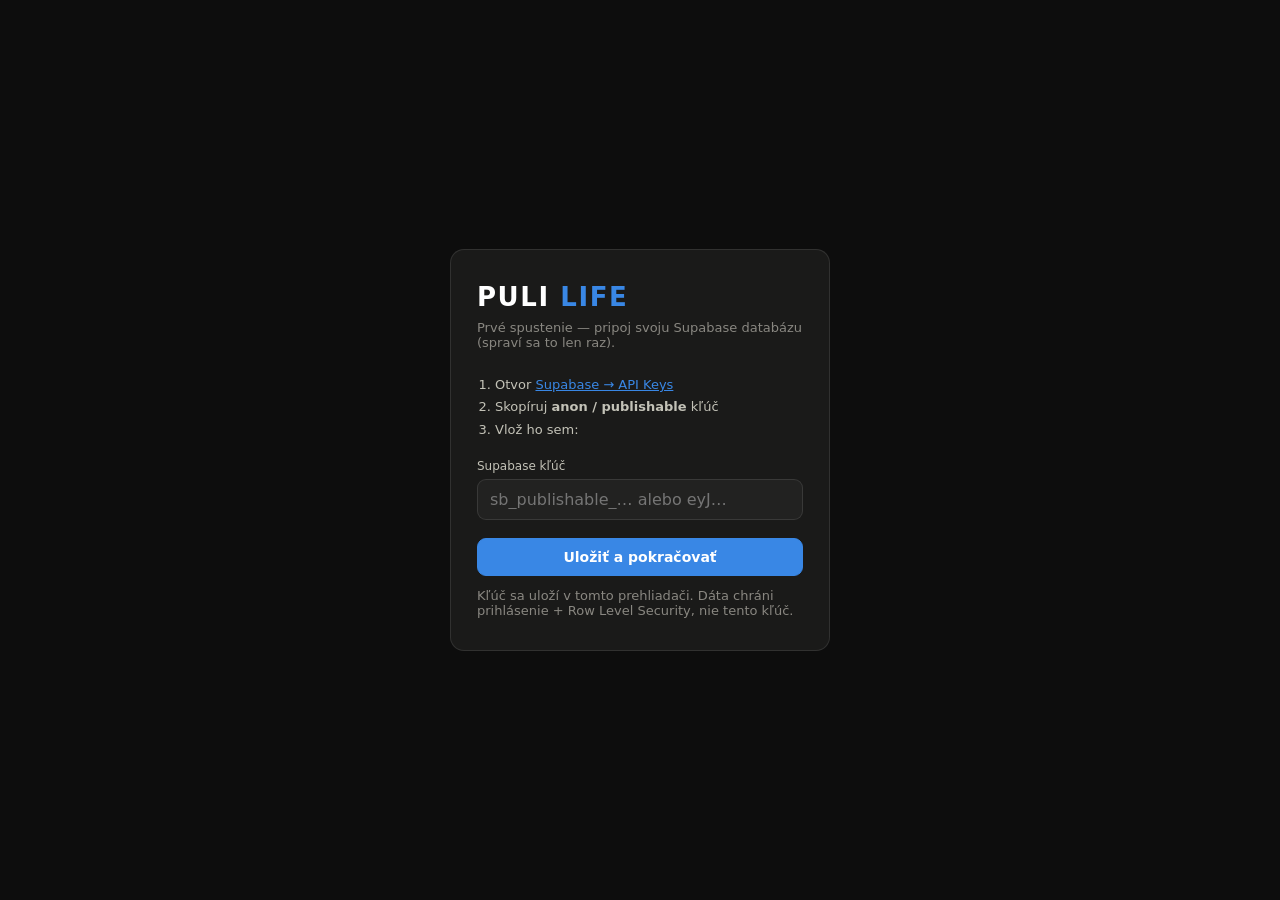
<file: index.html>
<!DOCTYPE html>
<html lang="sk">
<head>
<meta charset="UTF-8">
<meta name="viewport" content="width=device-width, initial-scale=1.0, viewport-fit=cover">
<title>PULI LIFE</title>
<link rel="manifest" href="./manifest.json">
<meta name="theme-color" content="#0d0d0d">
<meta name="mobile-web-app-capable" content="yes">
<meta name="apple-mobile-web-app-capable" content="yes">
<meta name="apple-mobile-web-app-status-bar-style" content="black-translucent">
<meta name="apple-mobile-web-app-title" content="PULI LIFE">
<link rel="apple-touch-icon" href="./icon-192.png">
<link rel="icon" type="image/png" sizes="192x192" href="./icon-192.png">
<link rel="stylesheet" href="./styles.css?v=13">
</head>
<body>

<!-- ══ AUTH ══ -->
<div id="auth-screen" class="auth-screen hidden">
  <div class="auth-card">
    <div class="auth-logo">PULI <span>LIFE</span></div>
    <p class="auth-sub">Tvoj osobný dashboard — financie, pravidlá, ciele.</p>
    <form id="auth-form">
      <label>E-mail
        <input type="email" id="auth-email" autocomplete="email" required placeholder="tvoj@email.com">
      </label>
      <label>Heslo
        <input type="password" id="auth-pass" autocomplete="current-password" required minlength="6" placeholder="••••••••">
      </label>
      <button type="submit" class="btn btn-primary" id="auth-submit">Prihlásiť sa</button>
      <button type="button" class="btn btn-ghost" id="auth-toggle">Nemám účet — registrovať</button>
      <p id="auth-msg" class="auth-msg"></p>
    </form>
  </div>
</div>

<!-- ══ APP ══ -->
<div id="app" class="app hidden">
  <header class="topbar">
    <div class="logo">PULI <span>LIFE</span></div>
    <div class="topbar-right">
      <span id="today-label" class="today-label"></span>
      <button class="icon-btn" id="privacy-btn" title="Zobraziť / skryť sumy">👁</button>
      <button class="icon-btn" id="logout-btn" title="Odhlásiť">⎋</button>
    </div>
  </header>

  <main>
    <section class="section active" id="view-overview"></section>
    <section class="section" id="view-finance"></section>
    <section class="section" id="view-life"></section>
    <section class="section" id="view-journal"></section>
    <section class="section" id="view-fitness"></section>
  </main>

  <nav class="bottomnav">
    <button class="nav-btn active" data-view="overview"><span class="nav-ico">◉</span>Prehľad</button>
    <button class="nav-btn" data-view="finance"><span class="nav-ico">€</span>Financie</button>
    <button class="nav-btn" data-view="life"><span class="nav-ico">✓</span>Život</button>
    <button class="nav-btn" data-view="journal"><span class="nav-ico">✎</span>Žurnál</button>
    <button class="nav-btn" data-view="fitness"><span class="nav-ico">▲</span>Fitness</button>
  </nav>
</div>

<!-- ══ MODAL ══ -->
<div id="modal-backdrop" class="modal-backdrop hidden">
  <div class="modal" id="modal"></div>
</div>

<div id="toast" class="toast hidden"></div>

<script src="./vendor/supabase.min.js"></script>
<script src="./config.js?v=13"></script>
<script src="./app.js?v=13"></script>
<script>
if ('serviceWorker' in navigator) navigator.serviceWorker.register('./sw.js');
</script>
</body>
</html>
</file>
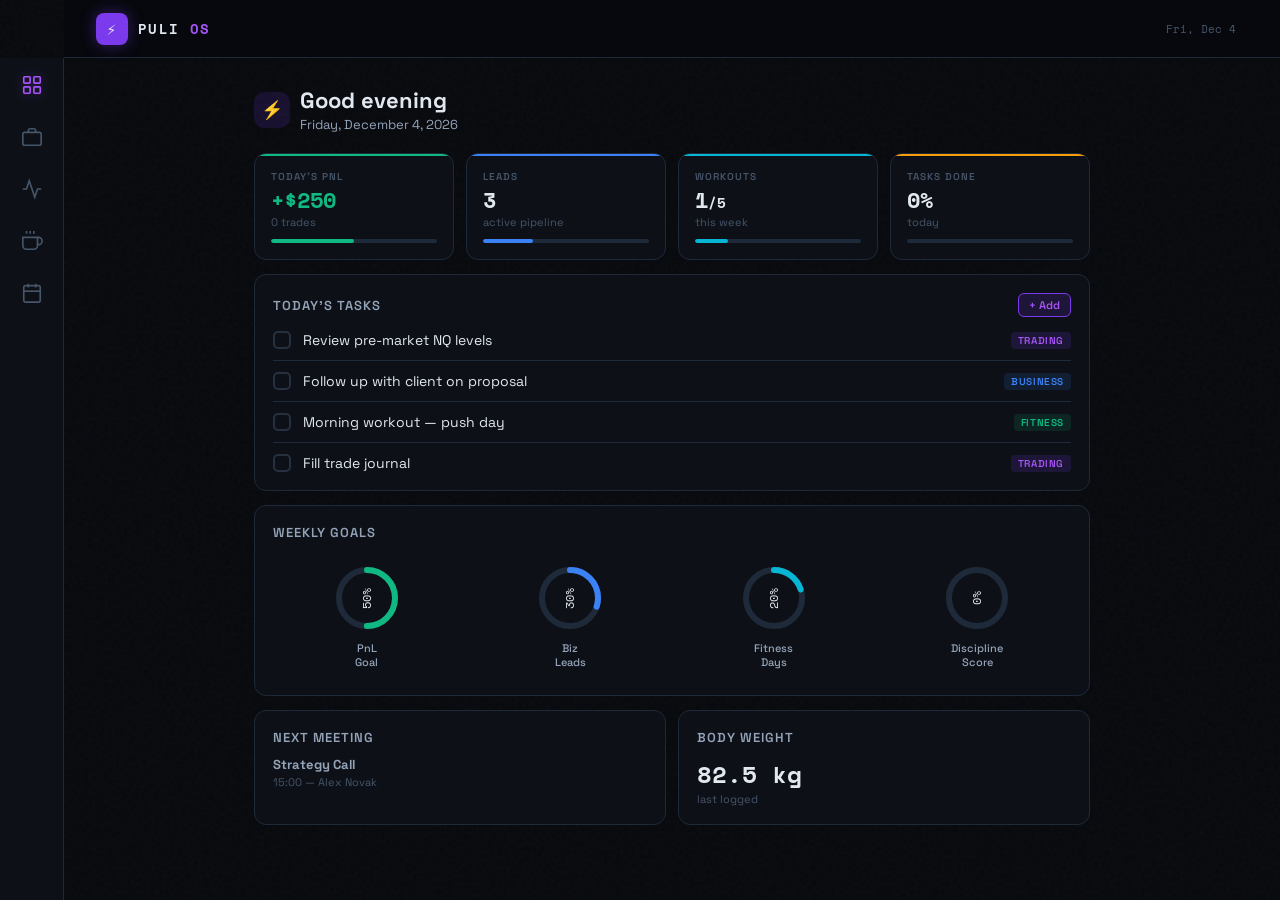
<file: puli-os/index.html>
<!DOCTYPE html>
<html lang="en">
<head>
<meta charset="UTF-8">
<meta name="viewport" content="width=device-width, initial-scale=1.0, viewport-fit=cover">
<title>PULI OS</title>
<link rel="manifest" href="./manifest.json">
<meta name="theme-color" content="#7c3aed">
<meta name="mobile-web-app-capable" content="yes">
<meta name="apple-mobile-web-app-capable" content="yes">
<meta name="apple-mobile-web-app-status-bar-style" content="black-translucent">
<meta name="apple-mobile-web-app-title" content="PULI OS">
<link rel="apple-touch-icon" href="./icon-192x192.png">
<link rel="icon" type="image/png" sizes="192x192" href="./icon-192x192.png">
<link href="https://fonts.googleapis.com/css2?family=Space+Grotesk:wght@300;400;500;600;700&family=Space+Mono:wght@400;700&display=swap" rel="stylesheet">
<style>
:root {
  --bg: #07090d;
  --surface: #0d1117;
  --surface2: #131920;
  --surface3: #1a2232;
  --border: #1e2a3a;
  --border2: #263040;
  --purple: #7c3aed;
  --purple-light: #a855f7;
  --purple-dim: rgba(124,58,237,0.15);
  --purple-glow: rgba(124,58,237,0.4);
  --green: #10b981;
  --green-dim: rgba(16,185,129,0.12);
  --red: #ef4444;
  --red-dim: rgba(239,68,68,0.12);
  --yellow: #f59e0b;
  --yellow-dim: rgba(245,158,11,0.12);
  --blue: #3b82f6;
  --blue-dim: rgba(59,130,246,0.12);
  --cyan: #06b6d4;
  --cyan-dim: rgba(6,182,212,0.12);
  --text: #e2e8f0;
  --text2: #94a3b8;
  --text3: #475569;
  --mono: 'Space Mono', monospace;
  --sans: 'Space Grotesk', sans-serif;
  --nav-h: 64px;
  --radius: 12px;
  --radius-sm: 8px;
}

* { box-sizing: border-box; margin: 0; padding: 0; }
html { scroll-behavior: smooth; }

body {
  background: var(--bg);
  color: var(--text);
  font-family: var(--sans);
  min-height: 100vh;
  overflow-x: hidden;
  padding-bottom: var(--nav-h);
}

/* ── NOISE OVERLAY ── */
body::before {
  content: '';
  position: fixed;
  inset: 0;
  background-image: url("data:image/svg+xml,%3Csvg viewBox='0 0 256 256' xmlns='http://www.w3.org/2000/svg'%3E%3Cfilter id='noise'%3E%3CfeTurbulence type='fractalNoise' baseFrequency='0.9' numOctaves='4' stitchTiles='stitch'/%3E%3C/filter%3E%3Crect width='100%25' height='100%25' filter='url(%23noise)' opacity='0.03'/%3E%3C/svg%3E");
  pointer-events: none;
  z-index: 0;
}

/* ── LAYOUT ── */
.app { position: relative; z-index: 1; }

.section { display: none; padding: 20px; max-width: 900px; margin: 0 auto; }
.section.active { display: block; }

/* ── TOP BAR ── */
.topbar {
  position: sticky;
  top: 0;
  z-index: 100;
  background: rgba(7,9,13,0.85);
  backdrop-filter: blur(20px);
  border-bottom: 1px solid var(--border);
  padding: 0 20px;
  height: 58px;
  display: flex;
  align-items: center;
  justify-content: space-between;
}

.logo {
  display: flex;
  align-items: center;
  gap: 10px;
  font-family: var(--mono);
  font-size: 14px;
  font-weight: 700;
  letter-spacing: 0.1em;
}

.logo-icon {
  width: 32px;
  height: 32px;
  background: var(--purple);
  border-radius: 8px;
  display: flex;
  align-items: center;
  justify-content: center;
  font-size: 16px;
  box-shadow: 0 0 16px var(--purple-glow);
}

.logo span { color: var(--purple-light); }

.topbar-right {
  display: flex;
  align-items: center;
  gap: 12px;
}

.date-badge {
  font-size: 11px;
  color: var(--text3);
  font-family: var(--mono);
  display: none;
}

.greeting {
  font-size: 12px;
  color: var(--text2);
}

/* ── BOTTOM NAV ── */
.bottom-nav {
  position: fixed;
  bottom: 0;
  left: 0;
  right: 0;
  height: var(--nav-h);
  background: rgba(13,17,23,0.95);
  backdrop-filter: blur(20px);
  border-top: 1px solid var(--border);
  display: flex;
  align-items: center;
  justify-content: space-around;
  z-index: 200;
  padding-bottom: env(safe-area-inset-bottom);
}

.nav-btn {
  display: flex;
  flex-direction: column;
  align-items: center;
  gap: 4px;
  background: none;
  border: none;
  cursor: pointer;
  padding: 8px 12px;
  border-radius: 10px;
  transition: all 0.2s;
  min-width: 60px;
  color: var(--text3);
}

.nav-btn svg { width: 22px; height: 22px; fill: none; stroke: currentColor; stroke-width: 1.8; }
.nav-btn span { font-size: 10px; font-weight: 500; letter-spacing: 0.04em; }

.nav-btn.active {
  color: var(--purple-light);
}

.nav-btn.active svg {
  filter: drop-shadow(0 0 6px var(--purple-glow));
}

/* ── CARDS ── */
.card {
  background: var(--surface);
  border: 1px solid var(--border);
  border-radius: var(--radius);
  padding: 18px;
  margin-bottom: 14px;
  transition: border-color 0.2s;
}

.card:hover { border-color: var(--border2); }

.card-header {
  display: flex;
  align-items: center;
  justify-content: space-between;
  margin-bottom: 14px;
}

.card-title {
  font-size: 13px;
  font-weight: 600;
  color: var(--text2);
  text-transform: uppercase;
  letter-spacing: 0.08em;
}

.card-action {
  background: var(--purple-dim);
  border: 1px solid var(--purple);
  color: var(--purple-light);
  border-radius: 6px;
  padding: 4px 10px;
  font-size: 11px;
  font-weight: 600;
  cursor: pointer;
  transition: all 0.2s;
  font-family: var(--sans);
}

.card-action:hover {
  background: var(--purple);
  color: white;
}

/* ── KPI GRID ── */
.kpi-grid {
  display: grid;
  grid-template-columns: repeat(2, 1fr);
  gap: 12px;
  margin-bottom: 14px;
}

.kpi {
  background: var(--surface);
  border: 1px solid var(--border);
  border-radius: var(--radius);
  padding: 16px;
  position: relative;
  overflow: hidden;
}

.kpi::after {
  content: '';
  position: absolute;
  top: 0;
  left: 0;
  right: 0;
  height: 2px;
}

.kpi.green::after { background: var(--green); }
.kpi.red::after { background: var(--red); }
.kpi.yellow::after { background: var(--yellow); }
.kpi.blue::after { background: var(--blue); }
.kpi.purple::after { background: var(--purple); }
.kpi.cyan::after { background: var(--cyan); }

.kpi-label {
  font-size: 10px;
  color: var(--text3);
  text-transform: uppercase;
  letter-spacing: 0.1em;
  margin-bottom: 6px;
  font-weight: 600;
}

.kpi-value {
  font-size: 22px;
  font-weight: 700;
  font-family: var(--mono);
  line-height: 1;
  margin-bottom: 4px;
}

.kpi-sub {
  font-size: 11px;
  color: var(--text3);
}

/* ── PROGRESS BAR ── */
.progress-bar {
  height: 4px;
  background: var(--border);
  border-radius: 99px;
  overflow: hidden;
  margin-top: 10px;
}

.progress-fill {
  height: 100%;
  border-radius: 99px;
  transition: width 0.5s ease;
}

.progress-fill.green { background: var(--green); }
.progress-fill.purple { background: var(--purple); }
.progress-fill.yellow { background: var(--yellow); }
.progress-fill.blue { background: var(--blue); }
.progress-fill.cyan { background: var(--cyan); }

/* ── TASK LIST ── */
.task-item {
  display: flex;
  align-items: center;
  gap: 12px;
  padding: 11px 0;
  border-bottom: 1px solid var(--border);
  cursor: pointer;
  transition: all 0.2s;
}

.task-item:last-child { border-bottom: none; padding-bottom: 0; }
.task-item:first-child { padding-top: 0; }

.task-check {
  width: 18px;
  height: 18px;
  border-radius: 5px;
  border: 2px solid var(--border2);
  flex-shrink: 0;
  display: flex;
  align-items: center;
  justify-content: center;
  transition: all 0.2s;
}

.task-item.done .task-check {
  background: var(--green);
  border-color: var(--green);
}

.task-item.done .task-check::after {
  content: '✓';
  color: white;
  font-size: 11px;
  font-weight: 700;
}

.task-item.done .task-text {
  text-decoration: line-through;
  color: var(--text3);
}

.task-text { flex: 1; font-size: 14px; }
.task-tag {
  font-size: 10px;
  padding: 2px 7px;
  border-radius: 4px;
  font-weight: 600;
  text-transform: uppercase;
  letter-spacing: 0.06em;
}

.tag-business { background: var(--blue-dim); color: var(--blue); }
.tag-trading { background: var(--purple-dim); color: var(--purple-light); }
.tag-fitness { background: var(--green-dim); color: var(--green); }
.tag-personal { background: var(--yellow-dim); color: var(--yellow); }

/* ── SECTION HEADER ── */
.section-title {
  font-size: 22px;
  font-weight: 700;
  margin-bottom: 20px;
  display: flex;
  align-items: center;
  gap: 10px;
}

.section-title .icon {
  width: 36px;
  height: 36px;
  border-radius: 10px;
  display: flex;
  align-items: center;
  justify-content: center;
  font-size: 18px;
}

/* ── LEAD / ITEM ROWS ── */
.item-row {
  display: flex;
  align-items: center;
  gap: 12px;
  padding: 12px 0;
  border-bottom: 1px solid var(--border);
}

.item-row:last-child { border-bottom: none; padding-bottom: 0; }
.item-row:first-child { padding-top: 0; }

.item-avatar {
  width: 36px;
  height: 36px;
  border-radius: 10px;
  display: flex;
  align-items: center;
  justify-content: center;
  font-size: 14px;
  font-weight: 700;
  flex-shrink: 0;
  text-transform: uppercase;
}

.item-info { flex: 1; min-width: 0; }
.item-name { font-size: 14px; font-weight: 600; }
.item-sub { font-size: 12px; color: var(--text2); margin-top: 2px; }

.item-right { text-align: right; flex-shrink: 0; }
.item-value { font-size: 14px; font-weight: 700; font-family: var(--mono); }
.item-label { font-size: 11px; color: var(--text3); margin-top: 2px; }

.badge {
  display: inline-block;
  padding: 3px 9px;
  border-radius: 6px;
  font-size: 11px;
  font-weight: 600;
}

.badge-hot { background: rgba(239,68,68,0.15); color: #f87171; }
.badge-warm { background: rgba(245,158,11,0.15); color: var(--yellow); }
.badge-cold { background: rgba(59,130,246,0.15); color: #60a5fa; }
.badge-closed { background: rgba(16,185,129,0.15); color: var(--green); }
.badge-pending { background: rgba(124,58,237,0.15); color: var(--purple-light); }

/* ── DISCIPLINE SCORE ── */
.discipline-grid {
  display: grid;
  grid-template-columns: repeat(2, 1fr);
  gap: 10px;
}

.disc-item {
  display: flex;
  align-items: center;
  gap: 10px;
  padding: 10px;
  background: var(--surface2);
  border-radius: var(--radius-sm);
  cursor: pointer;
  transition: all 0.2s;
}

.disc-item:hover { background: var(--surface3); }

.disc-toggle {
  width: 20px;
  height: 20px;
  border-radius: 50%;
  border: 2px solid var(--border2);
  flex-shrink: 0;
  display: flex;
  align-items: center;
  justify-content: center;
  transition: all 0.2s;
}

.disc-item.checked .disc-toggle {
  background: var(--green);
  border-color: var(--green);
}

.disc-item.checked .disc-toggle::after {
  content: '✓';
  color: white;
  font-size: 11px;
}

.disc-label { font-size: 12px; font-weight: 500; }

/* ── TIME BLOCKS ── */
.timeblock-list { display: flex; flex-direction: column; gap: 8px; }

.timeblock {
  display: flex;
  gap: 12px;
  align-items: stretch;
}

.timeblock-time {
  font-family: var(--mono);
  font-size: 11px;
  color: var(--text3);
  padding-top: 4px;
  width: 44px;
  flex-shrink: 0;
  text-align: right;
}

.timeblock-line {
  width: 2px;
  background: var(--border);
  border-radius: 1px;
  position: relative;
  flex-shrink: 0;
}

.timeblock-line::before {
  content: '';
  position: absolute;
  top: 6px;
  left: 50%;
  transform: translateX(-50%);
  width: 8px;
  height: 8px;
  border-radius: 50%;
  background: var(--border2);
}

.timeblock.current .timeblock-line { background: var(--purple); }
.timeblock.current .timeblock-line::before { background: var(--purple-light); box-shadow: 0 0 8px var(--purple); }

.timeblock-content {
  flex: 1;
  background: var(--surface2);
  border-radius: var(--radius-sm);
  padding: 10px 12px;
  border-left: 3px solid transparent;
  margin-bottom: 2px;
  cursor: pointer;
  transition: all 0.2s;
}

.timeblock-content:hover { background: var(--surface3); }

.timeblock.work .timeblock-content { border-color: var(--blue); }
.timeblock.trading .timeblock-content { border-color: var(--purple); }
.timeblock.fitness .timeblock-content { border-color: var(--green); }
.timeblock.break .timeblock-content { border-color: var(--yellow); }
.timeblock.morning .timeblock-content { border-color: var(--cyan); }
.timeblock.evening .timeblock-content { border-color: var(--text3); }
.timeblock.done .timeblock-content { opacity: 0.5; }

.timeblock-title { font-size: 13px; font-weight: 600; }
.timeblock-desc { font-size: 11px; color: var(--text2); margin-top: 3px; }

/* ── STAT RING ── */
.ring-row {
  display: flex;
  gap: 16px;
  justify-content: space-around;
  padding: 8px 0;
}

.ring-item { display: flex; flex-direction: column; align-items: center; gap: 8px; }

.ring-svg { transform: rotate(-90deg); }

.ring-label { font-size: 11px; color: var(--text2); font-weight: 500; text-align: center; }

/* ── WORKOUT LOG ── */
.workout-entry {
  display: flex;
  align-items: center;
  gap: 12px;
  padding: 10px 0;
  border-bottom: 1px solid var(--border);
}

.workout-entry:last-child { border-bottom: none; }

.workout-icon {
  width: 38px;
  height: 38px;
  border-radius: 10px;
  background: var(--surface2);
  display: flex;
  align-items: center;
  justify-content: center;
  font-size: 18px;
  flex-shrink: 0;
}

/* ── MODAL ── */
.modal-overlay {
  display: none;
  position: fixed;
  inset: 0;
  background: rgba(0,0,0,0.8);
  backdrop-filter: blur(4px);
  z-index: 500;
  align-items: flex-end;
  justify-content: center;
}

.modal-overlay.open { display: flex; }

.modal {
  background: var(--surface);
  border: 1px solid var(--border2);
  border-radius: 20px 20px 0 0;
  padding: 24px 20px;
  width: 100%;
  max-width: 500px;
  max-height: 85vh;
  overflow-y: auto;
  animation: slideUp 0.25s ease;
}

@keyframes slideUp {
  from { transform: translateY(100%); opacity: 0; }
  to { transform: translateY(0); opacity: 1; }
}

.modal-handle {
  width: 40px;
  height: 4px;
  background: var(--border2);
  border-radius: 2px;
  margin: 0 auto 20px;
}

.modal-title {
  font-size: 18px;
  font-weight: 700;
  margin-bottom: 20px;
}

.form-group { margin-bottom: 14px; }

.form-label {
  display: block;
  font-size: 12px;
  color: var(--text2);
  font-weight: 600;
  text-transform: uppercase;
  letter-spacing: 0.06em;
  margin-bottom: 6px;
}

.form-input, .form-select, .form-textarea {
  width: 100%;
  background: var(--surface2);
  border: 1px solid var(--border2);
  border-radius: var(--radius-sm);
  padding: 10px 12px;
  color: var(--text);
  font-size: 14px;
  font-family: var(--sans);
  outline: none;
  transition: border-color 0.2s;
}

.form-input:focus, .form-select:focus, .form-textarea:focus {
  border-color: var(--purple);
}

.form-textarea { resize: vertical; min-height: 80px; }
.form-select option { background: var(--surface2); }

.btn-row { display: flex; gap: 10px; margin-top: 20px; }

.btn {
  flex: 1;
  padding: 12px;
  border-radius: var(--radius-sm);
  font-size: 14px;
  font-weight: 600;
  cursor: pointer;
  border: none;
  font-family: var(--sans);
  transition: all 0.2s;
}

.btn-primary {
  background: var(--purple);
  color: white;
}

.btn-primary:hover { background: var(--purple-light); }

.btn-ghost {
  background: var(--surface2);
  color: var(--text2);
  border: 1px solid var(--border2);
}

.btn-ghost:hover { background: var(--surface3); }

/* ── ACCOUNT CARD ── */
.account-card {
  background: var(--surface2);
  border-radius: var(--radius);
  padding: 16px;
  margin-bottom: 10px;
  border: 1px solid var(--border);
  position: relative;
  overflow: hidden;
}

.account-card::before {
  content: '';
  position: absolute;
  top: 0;
  left: 0;
  bottom: 0;
  width: 3px;
}

.account-card.funded::before { background: var(--green); }
.account-card.evaluation::before { background: var(--yellow); }
.account-card.failed::before { background: var(--red); }

.account-name { font-size: 14px; font-weight: 700; margin-bottom: 4px; }
.account-firm { font-size: 11px; color: var(--text2); }

.account-stats {
  display: grid;
  grid-template-columns: repeat(3, 1fr);
  gap: 10px;
  margin-top: 12px;
}

.account-stat-label { font-size: 10px; color: var(--text3); text-transform: uppercase; letter-spacing: 0.06em; }
.account-stat-value { font-size: 15px; font-weight: 700; font-family: var(--mono); margin-top: 2px; }

/* ── SLEEP TRACKER ── */
.sleep-bar-container {
  display: flex;
  align-items: center;
  gap: 10px;
  padding: 8px 0;
  border-bottom: 1px solid var(--border);
}

.sleep-day { font-size: 11px; color: var(--text3); width: 30px; flex-shrink: 0; }

.sleep-bar {
  flex: 1;
  height: 8px;
  background: var(--border);
  border-radius: 4px;
  overflow: hidden;
}

.sleep-fill {
  height: 100%;
  border-radius: 4px;
  background: var(--purple);
}

.sleep-hours { font-size: 12px; font-family: var(--mono); width: 36px; text-align: right; flex-shrink: 0; }

/* ── WEIGHT CHART ── */
.weight-dots {
  display: flex;
  align-items: flex-end;
  gap: 4px;
  height: 60px;
  padding: 0 4px;
}

.weight-bar {
  flex: 1;
  background: var(--purple-dim);
  border-radius: 3px 3px 0 0;
  border: 1px solid var(--purple);
  border-bottom: none;
  min-height: 4px;
  position: relative;
  transition: all 0.3s;
}

.weight-bar:hover { background: var(--purple); }

/* ── MEETING CARD ── */
.meeting-item {
  display: flex;
  gap: 14px;
  padding: 12px 0;
  border-bottom: 1px solid var(--border);
}

.meeting-item:last-child { border-bottom: none; }
.meeting-item:first-child { padding-top: 0; }

.meeting-time {
  font-family: var(--mono);
  font-size: 12px;
  color: var(--purple-light);
  min-width: 44px;
  padding-top: 2px;
}

.meeting-info { flex: 1; }
.meeting-title { font-size: 14px; font-weight: 600; }
.meeting-with { font-size: 12px; color: var(--text2); margin-top: 2px; }

/* ── EMPTY STATE ── */
.empty {
  text-align: center;
  padding: 32px 20px;
  color: var(--text3);
}

.empty-icon { font-size: 36px; margin-bottom: 10px; }
.empty-text { font-size: 13px; }

/* ── SCROLLBAR ── */
::-webkit-scrollbar { width: 4px; }
::-webkit-scrollbar-track { background: transparent; }
::-webkit-scrollbar-thumb { background: var(--border2); border-radius: 2px; }

/* ── RESPONSIVE ── */
@media (min-width: 600px) {
  .kpi-grid { grid-template-columns: repeat(4, 1fr); }
  .date-badge { display: block; }
  body { padding-bottom: 0; }
  .bottom-nav { display: none; }
  .topbar { padding: 0 32px; }
  .section { padding: 28px 32px; }

  /* sidebar nav */
  .sidebar {
    display: flex !important;
    position: fixed;
    left: 0;
    top: 58px;
    bottom: 0;
    width: 64px;
    flex-direction: column;
    align-items: center;
    padding: 16px 0;
    gap: 4px;
    background: var(--surface);
    border-right: 1px solid var(--border);
    z-index: 100;
  }

  .sidebar .nav-btn { min-width: unset; width: 48px; height: 48px; padding: 0; border-radius: 12px; }
  .sidebar .nav-btn span { display: none; }

  .app { margin-left: 64px; }
}

.sidebar { display: none; }

/* ── STREAK BADGE ── */
.streak {
  display: inline-flex;
  align-items: center;
  gap: 4px;
  background: var(--yellow-dim);
  color: var(--yellow);
  border-radius: 20px;
  padding: 4px 10px;
  font-size: 12px;
  font-weight: 700;
}

/* ── SCORE RING ── */
.score-display {
  display: flex;
  align-items: center;
  justify-content: center;
  padding: 16px 0;
}

.score-center {
  text-align: center;
}

.score-number {
  font-size: 48px;
  font-weight: 700;
  font-family: var(--mono);
  line-height: 1;
}

.score-label {
  font-size: 12px;
  color: var(--text2);
  margin-top: 4px;
}

/* ── PNL DISPLAY ── */
.pnl-positive { color: var(--green); }
.pnl-negative { color: var(--red); }

/* ── TABS ── */
.tabs {
  display: flex;
  gap: 4px;
  background: var(--surface2);
  border-radius: 10px;
  padding: 4px;
  margin-bottom: 16px;
}

.tab-btn {
  flex: 1;
  padding: 8px;
  background: none;
  border: none;
  border-radius: 7px;
  color: var(--text3);
  font-size: 12px;
  font-weight: 600;
  cursor: pointer;
  transition: all 0.2s;
  font-family: var(--sans);
}

.tab-btn.active {
  background: var(--surface3);
  color: var(--text);
}

/* ── FAB ── */
.fab {
  position: fixed;
  bottom: calc(var(--nav-h) + 16px);
  right: 20px;
  width: 52px;
  height: 52px;
  background: var(--purple);
  border-radius: 50%;
  display: flex;
  align-items: center;
  justify-content: center;
  cursor: pointer;
  box-shadow: 0 4px 20px var(--purple-glow);
  z-index: 150;
  border: none;
  font-size: 24px;
  color: white;
  transition: all 0.2s;
}

.fab:hover { transform: scale(1.05); background: var(--purple-light); }

@media (min-width: 600px) {
  .fab { bottom: 24px; right: 24px; }
}

/* ── NOTIFICATION DOT ── */
.notif-dot {
  width: 8px;
  height: 8px;
  background: var(--red);
  border-radius: 50%;
  position: absolute;
  top: 6px;
  right: 6px;
}
</style>
</head>
<body>
<div class="app">

<!-- TOP BAR -->
<header class="topbar">
  <div class="logo">
    <div class="logo-icon">⚡</div>
    PULI <span>OS</span>
  </div>
  <div class="topbar-right">
    <div class="date-badge" id="topDate"></div>
    <div class="greeting" id="topGreeting"></div>
  </div>
</header>

<!-- SIDEBAR (desktop) -->
<nav class="sidebar" id="sidebar">
  <button class="nav-btn active" data-section="dashboard" onclick="showSection('dashboard',this)">
    <svg viewBox="0 0 24 24"><rect x="3" y="3" width="7" height="7" rx="1"/><rect x="14" y="3" width="7" height="7" rx="1"/><rect x="3" y="14" width="7" height="7" rx="1"/><rect x="14" y="14" width="7" height="7" rx="1"/></svg>
    <span>Home</span>
  </button>
  <button class="nav-btn" data-section="business" onclick="showSection('business',this)">
    <svg viewBox="0 0 24 24"><path d="M20 7H4a2 2 0 00-2 2v10a2 2 0 002 2h16a2 2 0 002-2V9a2 2 0 00-2-2z"/><path d="M16 7V5a2 2 0 00-2-2h-4a2 2 0 00-2 2v2"/></svg>
    <span>Biz</span>
  </button>
  <button class="nav-btn" data-section="trading" onclick="showSection('trading',this)">
    <svg viewBox="0 0 24 24"><polyline points="22 12 18 12 15 21 9 3 6 12 2 12"/></svg>
    <span>Trade</span>
  </button>
  <button class="nav-btn" data-section="fitness" onclick="showSection('fitness',this)">
    <svg viewBox="0 0 24 24"><path d="M18 8h1a4 4 0 010 8h-1"/><path d="M2 8h16v9a4 4 0 01-4 4H6a4 4 0 01-4-4V8z"/><line x1="6" y1="1" x2="6" y2="4"/><line x1="10" y1="1" x2="10" y2="4"/><line x1="14" y1="1" x2="14" y2="4"/></svg>
    <span>Fit</span>
  </button>
  <button class="nav-btn" data-section="plan" onclick="showSection('plan',this)">
    <svg viewBox="0 0 24 24"><rect x="3" y="4" width="18" height="18" rx="2"/><line x1="16" y1="2" x2="16" y2="6"/><line x1="8" y1="2" x2="8" y2="6"/><line x1="3" y1="10" x2="21" y2="10"/></svg>
    <span>Plan</span>
  </button>
</nav>

<!-- ═══ DASHBOARD ═══ -->
<section class="section active" id="dashboard">
  <div class="section-title">
    <div class="icon" style="background:var(--purple-dim)">⚡</div>
    <div>
      Good <span id="timeOfDay">morning</span>
      <div style="font-size:13px;color:var(--text2);font-weight:400;margin-top:2px" id="dashDate"></div>
    </div>
  </div>

  <!-- KPIs -->
  <div class="kpi-grid">
    <div class="kpi green">
      <div class="kpi-label">Today's PnL</div>
      <div class="kpi-value" id="dash-pnl">+$0</div>
      <div class="kpi-sub">0 trades</div>
      <div class="progress-bar"><div class="progress-fill green" id="pnl-bar" style="width:0%"></div></div>
    </div>
    <div class="kpi blue">
      <div class="kpi-label">Leads</div>
      <div class="kpi-value" id="dash-leads">0</div>
      <div class="kpi-sub">active pipeline</div>
      <div class="progress-bar"><div class="progress-fill blue" id="leads-bar" style="width:0%"></div></div>
    </div>
    <div class="kpi cyan">
      <div class="kpi-label">Workouts</div>
      <div class="kpi-value" id="dash-workouts">0<span style="font-size:14px">/5</span></div>
      <div class="kpi-sub">this week</div>
      <div class="progress-bar"><div class="progress-fill cyan" id="workout-bar" style="width:0%"></div></div>
    </div>
    <div class="kpi yellow">
      <div class="kpi-label">Tasks Done</div>
      <div class="kpi-value" id="dash-tasks">0%</div>
      <div class="kpi-sub">today</div>
      <div class="progress-bar"><div class="progress-fill yellow" id="tasks-bar" style="width:0%"></div></div>
    </div>
  </div>

  <!-- Today's Tasks -->
  <div class="card">
    <div class="card-header">
      <div class="card-title">Today's Tasks</div>
      <button class="card-action" onclick="openModal('task-modal')">+ Add</button>
    </div>
    <div id="task-list">
      <div class="empty"><div class="empty-icon">📋</div><div class="empty-text">No tasks yet. Add your first task!</div></div>
    </div>
  </div>

  <!-- Weekly Progress Rings -->
  <div class="card">
    <div class="card-header">
      <div class="card-title">Weekly Goals</div>
    </div>
    <div class="ring-row">
      <div class="ring-item">
        <svg class="ring-svg" width="70" height="70" viewBox="0 0 70 70">
          <circle cx="35" cy="35" r="28" fill="none" stroke="var(--border)" stroke-width="6"/>
          <circle cx="35" cy="35" r="28" fill="none" stroke="var(--green)" stroke-width="6" stroke-linecap="round"
            id="ring-pnl" stroke-dasharray="175.9" stroke-dashoffset="175.9"/>
          <text x="35" y="39" text-anchor="middle" fill="var(--text)" font-size="12" font-family="Space Mono" id="ring-pnl-text">0%</text>
        </svg>
        <div class="ring-label">PnL<br>Goal</div>
      </div>
      <div class="ring-item">
        <svg class="ring-svg" width="70" height="70" viewBox="0 0 70 70">
          <circle cx="35" cy="35" r="28" fill="none" stroke="var(--border)" stroke-width="6"/>
          <circle cx="35" cy="35" r="28" fill="none" stroke="var(--blue)" stroke-width="6" stroke-linecap="round"
            id="ring-biz" stroke-dasharray="175.9" stroke-dashoffset="175.9"/>
          <text x="35" y="39" text-anchor="middle" fill="var(--text)" font-size="12" font-family="Space Mono" id="ring-biz-text">0%</text>
        </svg>
        <div class="ring-label">Biz<br>Leads</div>
      </div>
      <div class="ring-item">
        <svg class="ring-svg" width="70" height="70" viewBox="0 0 70 70">
          <circle cx="35" cy="35" r="28" fill="none" stroke="var(--border)" stroke-width="6"/>
          <circle cx="35" cy="35" r="28" fill="none" stroke="var(--cyan)" stroke-width="6" stroke-linecap="round"
            id="ring-fit" stroke-dasharray="175.9" stroke-dashoffset="175.9"/>
          <text x="35" y="39" text-anchor="middle" fill="var(--text)" font-size="12" font-family="Space Mono" id="ring-fit-text">0%</text>
        </svg>
        <div class="ring-label">Fitness<br>Days</div>
      </div>
      <div class="ring-item">
        <svg class="ring-svg" width="70" height="70" viewBox="0 0 70 70">
          <circle cx="35" cy="35" r="28" fill="none" stroke="var(--border)" stroke-width="6"/>
          <circle cx="35" cy="35" r="28" fill="none" stroke="var(--yellow)" stroke-width="6" stroke-linecap="round"
            id="ring-disc" stroke-dasharray="175.9" stroke-dashoffset="175.9"/>
          <text x="35" y="39" text-anchor="middle" fill="var(--text)" font-size="12" font-family="Space Mono" id="ring-disc-text">0%</text>
        </svg>
        <div class="ring-label">Discipline<br>Score</div>
      </div>
    </div>
  </div>

  <!-- Quick Stats Row -->
  <div style="display:grid;grid-template-columns:1fr 1fr;gap:12px">
    <div class="card" style="margin-bottom:0">
      <div class="card-title" style="margin-bottom:10px">Next Meeting</div>
      <div id="dash-next-meeting" style="font-size:13px;color:var(--text2)">No meetings today</div>
    </div>
    <div class="card" style="margin-bottom:0">
      <div class="card-title" style="margin-bottom:10px">Body Weight</div>
      <div style="font-size:24px;font-weight:700;font-family:var(--mono)" id="dash-weight">— kg</div>
      <div style="font-size:11px;color:var(--text3)">last logged</div>
    </div>
  </div>
</section>

<!-- ═══ BUSINESS ═══ -->
<section class="section" id="business">
  <div class="section-title">
    <div class="icon" style="background:var(--blue-dim)">💼</div>
    Business
  </div>

  <!-- Business KPIs -->
  <div class="kpi-grid">
    <div class="kpi blue">
      <div class="kpi-label">Active Leads</div>
      <div class="kpi-value" id="biz-active-leads">0</div>
      <div class="kpi-sub">in pipeline</div>
    </div>
    <div class="kpi green">
      <div class="kpi-label">Closed</div>
      <div class="kpi-value" id="biz-closed">0</div>
      <div class="kpi-sub">this month</div>
    </div>
    <div class="kpi yellow">
      <div class="kpi-label">Replies Due</div>
      <div class="kpi-value" id="biz-replies">0</div>
      <div class="kpi-sub">pending</div>
    </div>
    <div class="kpi purple">
      <div class="kpi-label">Meetings</div>
      <div class="kpi-value" id="biz-meetings-count">0</div>
      <div class="kpi-sub">this week</div>
    </div>
  </div>

  <!-- Leads -->
  <div class="card">
    <div class="card-header">
      <div class="card-title">Lead Pipeline</div>
      <button class="card-action" onclick="openModal('lead-modal')">+ Lead</button>
    </div>
    <div class="tabs">
      <button class="tab-btn active" onclick="filterLeads('all',this)">All</button>
      <button class="tab-btn" onclick="filterLeads('hot',this)">🔥 Hot</button>
      <button class="tab-btn" onclick="filterLeads('warm',this)">Warm</button>
      <button class="tab-btn" onclick="filterLeads('closed',this)">Closed</button>
    </div>
    <div id="lead-list">
      <div class="empty"><div class="empty-icon">🎯</div><div class="empty-text">No leads yet. Start tracking your pipeline!</div></div>
    </div>
  </div>

  <!-- Meetings -->
  <div class="card">
    <div class="card-header">
      <div class="card-title">Meetings</div>
      <button class="card-action" onclick="openModal('meeting-modal')">+ Meeting</button>
    </div>
    <div id="meeting-list">
      <div class="empty"><div class="empty-icon">📅</div><div class="empty-text">No meetings scheduled</div></div>
    </div>
  </div>

  <!-- Replies Needed -->
  <div class="card">
    <div class="card-header">
      <div class="card-title">Replies Needed</div>
      <button class="card-action" onclick="openModal('reply-modal')">+ Add</button>
    </div>
    <div id="reply-list">
      <div class="empty"><div class="empty-icon">💬</div><div class="empty-text">No pending replies</div></div>
    </div>
  </div>
</section>

<!-- ═══ TRADING ═══ -->
<section class="section" id="trading">
  <div class="section-title">
    <div class="icon" style="background:var(--purple-dim)">📈</div>
    Trading
  </div>

  <!-- Trading KPIs -->
  <div class="kpi-grid">
    <div class="kpi green">
      <div class="kpi-label">Today PnL</div>
      <div class="kpi-value" id="trade-today-pnl">+$0</div>
      <div class="kpi-sub">0 trades</div>
    </div>
    <div class="kpi purple">
      <div class="kpi-label">Month PnL</div>
      <div class="kpi-value" id="trade-month-pnl">+$0</div>
      <div class="kpi-sub">0 trades</div>
    </div>
    <div class="kpi blue">
      <div class="kpi-label">Win Rate</div>
      <div class="kpi-value" id="trade-winrate">0%</div>
      <div class="kpi-sub">all time</div>
    </div>
    <div class="kpi yellow">
      <div class="kpi-label">Accounts</div>
      <div class="kpi-value" id="trade-accounts">0</div>
      <div class="kpi-sub">funded</div>
    </div>
  </div>

  <!-- Discipline Score -->
  <div class="card">
    <div class="card-header">
      <div class="card-title">Discipline Score</div>
      <div class="streak" id="disc-streak">🔥 0 days</div>
    </div>
    <div class="score-display">
      <div style="position:relative;width:120px;height:120px">
        <svg style="transform:rotate(-90deg)" width="120" height="120" viewBox="0 0 120 120">
          <circle cx="60" cy="60" r="50" fill="none" stroke="var(--border)" stroke-width="10"/>
          <circle cx="60" cy="60" r="50" fill="none" stroke="var(--yellow)" stroke-width="10" stroke-linecap="round"
            id="disc-ring" stroke-dasharray="314.2" stroke-dashoffset="314.2"/>
        </svg>
        <div style="position:absolute;inset:0;display:flex;align-items:center;justify-content:center;flex-direction:column">
          <div class="score-number" id="disc-score">0</div>
          <div class="score-label">/ 100</div>
        </div>
      </div>
    </div>
    <div class="discipline-grid" id="disc-checks">
      <!-- Generated by JS -->
    </div>
  </div>

  <!-- Funded Accounts -->
  <div class="card">
    <div class="card-header">
      <div class="card-title">Funded Accounts</div>
      <button class="card-action" onclick="openModal('account-modal')">+ Account</button>
    </div>
    <div id="account-list">
      <div class="empty"><div class="empty-icon">🏦</div><div class="empty-text">No funded accounts yet</div></div>
    </div>
  </div>

  <!-- Trade Journal -->
  <div class="card">
    <div class="card-header">
      <div class="card-title">Trade Journal</div>
      <button class="card-action" onclick="openModal('trade-modal')">+ Trade</button>
    </div>
    <div id="trade-list">
      <div class="empty"><div class="empty-icon">📊</div><div class="empty-text">No trades logged today</div></div>
    </div>
  </div>
</section>

<!-- ═══ FITNESS ═══ -->
<section class="section" id="fitness">
  <div class="section-title">
    <div class="icon" style="background:var(--green-dim)">💪</div>
    Fitness
  </div>

  <!-- Fitness KPIs -->
  <div class="kpi-grid">
    <div class="kpi green">
      <div class="kpi-label">Workouts</div>
      <div class="kpi-value" id="fit-week-workouts">0<span style="font-size:14px">/5</span></div>
      <div class="kpi-sub">this week</div>
      <div class="progress-bar"><div class="progress-fill green" id="fit-workout-bar" style="width:0%"></div></div>
    </div>
    <div class="kpi purple">
      <div class="kpi-label">Avg Sleep</div>
      <div class="kpi-value" id="fit-avg-sleep">0h</div>
      <div class="kpi-sub">last 7 days</div>
    </div>
    <div class="kpi cyan">
      <div class="kpi-label">Weight</div>
      <div class="kpi-value" id="fit-weight">—</div>
      <div class="kpi-sub" id="fit-weight-delta">no data</div>
    </div>
    <div class="kpi yellow">
      <div class="kpi-label">Streak</div>
      <div class="kpi-value" id="fit-streak">0</div>
      <div class="kpi-sub">days active</div>
    </div>
  </div>

  <!-- Workout Log -->
  <div class="card">
    <div class="card-header">
      <div class="card-title">Workout Log</div>
      <button class="card-action" onclick="openModal('workout-modal')">+ Log</button>
    </div>
    <div id="workout-list">
      <div class="empty"><div class="empty-icon">🏋️</div><div class="empty-text">No workouts logged yet</div></div>
    </div>
  </div>

  <!-- Sleep Tracker -->
  <div class="card">
    <div class="card-header">
      <div class="card-title">Sleep Tracker</div>
      <button class="card-action" onclick="openModal('sleep-modal')">+ Log</button>
    </div>
    <div id="sleep-list">
      <div class="empty"><div class="empty-icon">😴</div><div class="empty-text">No sleep data logged</div></div>
    </div>
  </div>

  <!-- Weight Chart -->
  <div class="card">
    <div class="card-header">
      <div class="card-title">Body Weight</div>
      <button class="card-action" onclick="openModal('weight-modal')">+ Log</button>
    </div>
    <div id="weight-chart-area">
      <div class="empty"><div class="empty-icon">⚖️</div><div class="empty-text">No weight data yet</div></div>
    </div>
  </div>
</section>

<!-- ═══ DAILY PLAN ═══ -->
<section class="section" id="plan">
  <div class="section-title">
    <div class="icon" style="background:var(--cyan-dim)">📅</div>
    Daily Plan
  </div>

  <div style="display:flex;align-items:center;justify-content:space-between;margin-bottom:16px">
    <div style="font-size:13px;color:var(--text2)" id="plan-date-label"></div>
    <button class="card-action" onclick="openModal('block-modal')">+ Add Block</button>
  </div>

  <div class="card">
    <div class="card-header">
      <div class="card-title">Time Blocks</div>
      <div style="font-size:12px;color:var(--text2)" id="plan-progress-label">0/0 done</div>
    </div>
    <div class="timeblock-list" id="plan-list">
      <div class="empty"><div class="empty-icon">🗓️</div><div class="empty-text">Add time blocks to plan your day</div></div>
    </div>
  </div>

  <!-- Default schedule templates -->
  <div class="card">
    <div class="card-header">
      <div class="card-title">Load Template</div>
    </div>
    <div style="display:flex;gap:8px;flex-wrap:wrap">
      <button class="btn btn-ghost" style="flex:none;padding:8px 14px;font-size:12px" onclick="loadTemplate('trader')">📈 Trader Day</button>
      <button class="btn btn-ghost" style="flex:none;padding:8px 14px;font-size:12px" onclick="loadTemplate('focus')">🧠 Deep Focus</button>
      <button class="btn btn-ghost" style="flex:none;padding:8px 14px;font-size:12px" onclick="loadTemplate('recovery')">🌿 Recovery</button>
    </div>
  </div>
</section>

</div><!-- /app -->

<!-- BOTTOM NAV (mobile) -->
<nav class="bottom-nav" id="bottomNav">
  <button class="nav-btn active" data-section="dashboard" onclick="showSection('dashboard',this)">
    <svg viewBox="0 0 24 24"><rect x="3" y="3" width="7" height="7" rx="1"/><rect x="14" y="3" width="7" height="7" rx="1"/><rect x="3" y="14" width="7" height="7" rx="1"/><rect x="14" y="14" width="7" height="7" rx="1"/></svg>
    <span>Home</span>
  </button>
  <button class="nav-btn" data-section="business" onclick="showSection('business',this)">
    <svg viewBox="0 0 24 24"><path d="M20 7H4a2 2 0 00-2 2v10a2 2 0 002 2h16a2 2 0 002-2V9a2 2 0 00-2-2z"/><path d="M16 7V5a2 2 0 00-2-2h-4a2 2 0 00-2 2v2"/></svg>
    <span>Biz</span>
  </button>
  <button class="nav-btn" data-section="trading" onclick="showSection('trading',this)">
    <svg viewBox="0 0 24 24"><polyline points="22 12 18 12 15 21 9 3 6 12 2 12"/></svg>
    <span>Trade</span>
  </button>
  <button class="nav-btn" data-section="fitness" onclick="showSection('fitness',this)">
    <svg viewBox="0 0 24 24"><path d="M18 8h1a4 4 0 010 8h-1"/><path d="M2 8h16v9a4 4 0 01-4 4H6a4 4 0 01-4-4V8z"/><line x1="6" y1="1" x2="6" y2="4"/><line x1="10" y1="1" x2="10" y2="4"/><line x1="14" y1="1" x2="14" y2="4"/></svg>
    <span>Fit</span>
  </button>
  <button class="nav-btn" data-section="plan" onclick="showSection('plan',this)">
    <svg viewBox="0 0 24 24"><rect x="3" y="4" width="18" height="18" rx="2"/><line x1="16" y1="2" x2="16" y2="6"/><line x1="8" y1="2" x2="8" y2="6"/><line x1="3" y1="10" x2="21" y2="10"/></svg>
    <span>Plan</span>
  </button>
</nav>

<!-- ══════════════════════════════════════════
     MODALS
══════════════════════════════════════════ -->

<!-- Task Modal -->
<div class="modal-overlay" id="task-modal">
  <div class="modal">
    <div class="modal-handle"></div>
    <div class="modal-title">Add Task</div>
    <div class="form-group">
      <label class="form-label">Task</label>
      <input class="form-input" id="task-text-input" placeholder="What needs to be done?">
    </div>
    <div class="form-group">
      <label class="form-label">Category</label>
      <select class="form-select" id="task-cat-input">
        <option value="personal">Personal</option>
        <option value="business">Business</option>
        <option value="trading">Trading</option>
        <option value="fitness">Fitness</option>
      </select>
    </div>
    <div class="btn-row">
      <button class="btn btn-ghost" onclick="closeModal('task-modal')">Cancel</button>
      <button class="btn btn-primary" onclick="addTask()">Add Task</button>
    </div>
  </div>
</div>

<!-- Lead Modal -->
<div class="modal-overlay" id="lead-modal">
  <div class="modal">
    <div class="modal-handle"></div>
    <div class="modal-title">Add Lead</div>
    <div class="form-group">
      <label class="form-label">Name / Company</label>
      <input class="form-input" id="lead-name-input" placeholder="e.g. John Smith / Acme Corp">
    </div>
    <div class="form-group">
      <label class="form-label">Deal Value ($)</label>
      <input class="form-input" id="lead-value-input" type="number" placeholder="0">
    </div>
    <div class="form-group">
      <label class="form-label">Status</label>
      <select class="form-select" id="lead-status-input">
        <option value="hot">🔥 Hot</option>
        <option value="warm">Warm</option>
        <option value="cold">Cold</option>
        <option value="closed">✅ Closed</option>
      </select>
    </div>
    <div class="form-group">
      <label class="form-label">Notes</label>
      <textarea class="form-textarea" id="lead-notes-input" placeholder="Any notes..."></textarea>
    </div>
    <div class="btn-row">
      <button class="btn btn-ghost" onclick="closeModal('lead-modal')">Cancel</button>
      <button class="btn btn-primary" onclick="addLead()">Add Lead</button>
    </div>
  </div>
</div>

<!-- Meeting Modal -->
<div class="modal-overlay" id="meeting-modal">
  <div class="modal">
    <div class="modal-handle"></div>
    <div class="modal-title">Schedule Meeting</div>
    <div class="form-group">
      <label class="form-label">Title</label>
      <input class="form-input" id="meeting-title-input" placeholder="e.g. Client Call">
    </div>
    <div class="form-group">
      <label class="form-label">With</label>
      <input class="form-input" id="meeting-with-input" placeholder="e.g. John Smith">
    </div>
    <div class="form-group">
      <label class="form-label">Time</label>
      <input class="form-input" id="meeting-time-input" type="time">
    </div>
    <div class="form-group">
      <label class="form-label">Date</label>
      <input class="form-input" id="meeting-date-input" type="date">
    </div>
    <div class="btn-row">
      <button class="btn btn-ghost" onclick="closeModal('meeting-modal')">Cancel</button>
      <button class="btn btn-primary" onclick="addMeeting()">Schedule</button>
    </div>
  </div>
</div>

<!-- Reply Modal -->
<div class="modal-overlay" id="reply-modal">
  <div class="modal">
    <div class="modal-handle"></div>
    <div class="modal-title">Add Reply Needed</div>
    <div class="form-group">
      <label class="form-label">Contact</label>
      <input class="form-input" id="reply-contact-input" placeholder="e.g. John Smith">
    </div>
    <div class="form-group">
      <label class="form-label">Subject / Context</label>
      <input class="form-input" id="reply-subject-input" placeholder="What's it about?">
    </div>
    <div class="form-group">
      <label class="form-label">Channel</label>
      <select class="form-select" id="reply-channel-input">
        <option value="Email">Email</option>
        <option value="WhatsApp">WhatsApp</option>
        <option value="Slack">Slack</option>
        <option value="LinkedIn">LinkedIn</option>
        <option value="SMS">SMS</option>
      </select>
    </div>
    <div class="btn-row">
      <button class="btn btn-ghost" onclick="closeModal('reply-modal')">Cancel</button>
      <button class="btn btn-primary" onclick="addReply()">Add</button>
    </div>
  </div>
</div>

<!-- Account Modal -->
<div class="modal-overlay" id="account-modal">
  <div class="modal">
    <div class="modal-handle"></div>
    <div class="modal-title">Add Trading Account</div>
    <div class="form-group">
      <label class="form-label">Account Name</label>
      <input class="form-input" id="acc-name-input" placeholder="e.g. FTMO #1">
    </div>
    <div class="form-group">
      <label class="form-label">Firm</label>
      <input class="form-input" id="acc-firm-input" placeholder="e.g. FTMO, MyForexFunds">
    </div>
    <div class="form-group">
      <label class="form-label">Account Size ($)</label>
      <input class="form-input" id="acc-size-input" type="number" placeholder="100000">
    </div>
    <div class="form-group">
      <label class="form-label">Current Balance ($)</label>
      <input class="form-input" id="acc-balance-input" type="number" placeholder="100000">
    </div>
    <div class="form-group">
      <label class="form-label">Status</label>
      <select class="form-select" id="acc-status-input">
        <option value="funded">✅ Funded</option>
        <option value="evaluation">📋 Evaluation</option>
        <option value="failed">❌ Failed</option>
      </select>
    </div>
    <div class="btn-row">
      <button class="btn btn-ghost" onclick="closeModal('account-modal')">Cancel</button>
      <button class="btn btn-primary" onclick="addAccount()">Add Account</button>
    </div>
  </div>
</div>

<!-- Trade Modal -->
<div class="modal-overlay" id="trade-modal">
  <div class="modal">
    <div class="modal-handle"></div>
    <div class="modal-title">Log Trade</div>
    <div class="form-group">
      <label class="form-label">Instrument</label>
      <input class="form-input" id="trade-instrument-input" placeholder="e.g. NQ, ES, MNQ">
    </div>
    <div class="form-group">
      <label class="form-label">Direction</label>
      <select class="form-select" id="trade-dir-input">
        <option value="LONG">📈 LONG</option>
        <option value="SHORT">📉 SHORT</option>
      </select>
    </div>
    <div class="form-group">
      <label class="form-label">PnL ($)</label>
      <input class="form-input" id="trade-pnl-input" type="number" placeholder="e.g. 250 or -150">
    </div>
    <div class="form-group">
      <label class="form-label">Notes</label>
      <textarea class="form-textarea" id="trade-notes-input" placeholder="Setup, emotion, execution notes..."></textarea>
    </div>
    <div class="btn-row">
      <button class="btn btn-ghost" onclick="closeModal('trade-modal')">Cancel</button>
      <button class="btn btn-primary" onclick="addTrade()">Log Trade</button>
    </div>
  </div>
</div>

<!-- Workout Modal -->
<div class="modal-overlay" id="workout-modal">
  <div class="modal">
    <div class="modal-handle"></div>
    <div class="modal-title">Log Workout</div>
    <div class="form-group">
      <label class="form-label">Type</label>
      <select class="form-select" id="workout-type-input">
        <option value="🏋️ Lifting">🏋️ Lifting</option>
        <option value="🏃 Running">🏃 Running</option>
        <option value="🚴 Cycling">🚴 Cycling</option>
        <option value="🧘 Yoga">🧘 Yoga</option>
        <option value="🥊 Boxing">🥊 Boxing</option>
        <option value="🏊 Swimming">🏊 Swimming</option>
        <option value="⚽ Sports">⚽ Sports</option>
        <option value="🚶 Walk">🚶 Walk</option>
      </select>
    </div>
    <div class="form-group">
      <label class="form-label">Duration (minutes)</label>
      <input class="form-input" id="workout-duration-input" type="number" placeholder="60">
    </div>
    <div class="form-group">
      <label class="form-label">Notes</label>
      <input class="form-input" id="workout-notes-input" placeholder="e.g. PR on bench press">
    </div>
    <div class="btn-row">
      <button class="btn btn-ghost" onclick="closeModal('workout-modal')">Cancel</button>
      <button class="btn btn-primary" onclick="addWorkout()">Log Workout</button>
    </div>
  </div>
</div>

<!-- Sleep Modal -->
<div class="modal-overlay" id="sleep-modal">
  <div class="modal">
    <div class="modal-handle"></div>
    <div class="modal-title">Log Sleep</div>
    <div class="form-group">
      <label class="form-label">Hours Slept</label>
      <input class="form-input" id="sleep-hours-input" type="number" step="0.5" placeholder="7.5">
    </div>
    <div class="form-group">
      <label class="form-label">Quality</label>
      <select class="form-select" id="sleep-quality-input">
        <option value="great">😴 Great</option>
        <option value="good">🙂 Good</option>
        <option value="ok">😐 OK</option>
        <option value="bad">😩 Bad</option>
      </select>
    </div>
    <div class="btn-row">
      <button class="btn btn-ghost" onclick="closeModal('sleep-modal')">Cancel</button>
      <button class="btn btn-primary" onclick="addSleep()">Log Sleep</button>
    </div>
  </div>
</div>

<!-- Weight Modal -->
<div class="modal-overlay" id="weight-modal">
  <div class="modal">
    <div class="modal-handle"></div>
    <div class="modal-title">Log Weight</div>
    <div class="form-group">
      <label class="form-label">Weight (kg)</label>
      <input class="form-input" id="weight-input" type="number" step="0.1" placeholder="75.5">
    </div>
    <div class="btn-row">
      <button class="btn btn-ghost" onclick="closeModal('weight-modal')">Cancel</button>
      <button class="btn btn-primary" onclick="addWeight()">Log Weight</button>
    </div>
  </div>
</div>

<!-- Time Block Modal -->
<div class="modal-overlay" id="block-modal">
  <div class="modal">
    <div class="modal-handle"></div>
    <div class="modal-title">Add Time Block</div>
    <div class="form-group">
      <label class="form-label">Time</label>
      <input class="form-input" id="block-time-input" type="time" value="09:00">
    </div>
    <div class="form-group">
      <label class="form-label">Title</label>
      <input class="form-input" id="block-title-input" placeholder="e.g. Deep Work Session">
    </div>
    <div class="form-group">
      <label class="form-label">Description</label>
      <input class="form-input" id="block-desc-input" placeholder="Optional details...">
    </div>
    <div class="form-group">
      <label class="form-label">Type</label>
      <select class="form-select" id="block-type-input">
        <option value="work">Work</option>
        <option value="trading">Trading</option>
        <option value="fitness">Fitness</option>
        <option value="morning">Morning Routine</option>
        <option value="evening">Evening Routine</option>
        <option value="break">Break</option>
      </select>
    </div>
    <div class="btn-row">
      <button class="btn btn-ghost" onclick="closeModal('block-modal')">Cancel</button>
      <button class="btn btn-primary" onclick="addTimeBlock()">Add Block</button>
    </div>
  </div>
</div>

<script>
// ══════════════════════════════════════════
// STATE & PERSISTENCE
// ══════════════════════════════════════════
const TODAY = new Date().toISOString().split('T')[0];

function load(key, def) {
  try { return JSON.parse(localStorage.getItem('puliOS_' + key)) ?? def; }
  catch { return def; }
}
function save(key, val) {
  localStorage.setItem('puliOS_' + key, JSON.stringify(val));
}

let state = {
  tasks: load('tasks', []),
  leads: load('leads', []),
  meetings: load('meetings', []),
  replies: load('replies', []),
  accounts: load('accounts', []),
  trades: load('trades', []),
  workouts: load('workouts', []),
  sleep: load('sleep', []),
  weights: load('weights', []),
  timeblocks: load('timeblocks', []),
  discChecks: load('discChecks', {}),
  discStreak: load('discStreak', 0),
  lastDiscDate: load('lastDiscDate', ''),
};

function saveAll() {
  Object.keys(state).forEach(k => save(k, state[k]));
}

// ══════════════════════════════════════════
// NAVIGATION
// ══════════════════════════════════════════
function showSection(id, btn) {
  document.querySelectorAll('.section').forEach(s => s.classList.remove('active'));
  document.getElementById(id).classList.add('active');

  document.querySelectorAll('.nav-btn').forEach(b => b.classList.remove('active'));
  document.querySelectorAll(`[data-section="${id}"]`).forEach(b => b.classList.add('active'));

  renderSection(id);
}

function renderSection(id) {
  switch(id) {
    case 'dashboard': renderDashboard(); break;
    case 'business': renderBusiness(); break;
    case 'trading': renderTrading(); break;
    case 'fitness': renderFitness(); break;
    case 'plan': renderPlan(); break;
  }
}

// ══════════════════════════════════════════
// MODALS
// ══════════════════════════════════════════
function openModal(id) {
  document.getElementById(id).classList.add('open');
}

function closeModal(id) {
  document.getElementById(id).classList.remove('open');
}

document.querySelectorAll('.modal-overlay').forEach(overlay => {
  overlay.addEventListener('click', e => {
    if (e.target === overlay) overlay.classList.remove('open');
  });
});

// ══════════════════════════════════════════
// DATETIME
// ══════════════════════════════════════════
function initDateTime() {
  const now = new Date();
  const h = now.getHours();
  const tod = h < 12 ? 'morning' : h < 17 ? 'afternoon' : 'evening';
  document.getElementById('timeOfDay').textContent = tod;

  const dateStr = now.toLocaleDateString('en-US', { weekday:'long', month:'long', day:'numeric', year:'numeric' });
  document.getElementById('dashDate').textContent = dateStr;
  document.getElementById('topDate').textContent = now.toLocaleDateString('en-US', { weekday:'short', month:'short', day:'numeric' });
  document.getElementById('plan-date-label').textContent = dateStr;
}

// ══════════════════════════════════════════
// TASKS
// ══════════════════════════════════════════
function addTask() {
  const text = document.getElementById('task-text-input').value.trim();
  const cat = document.getElementById('task-cat-input').value;
  if (!text) return;
  state.tasks.push({ id: Date.now(), text, cat, done: false, date: TODAY });
  saveAll();
  document.getElementById('task-text-input').value = '';
  closeModal('task-modal');
  renderDashboard();
}

function toggleTask(id) {
  const t = state.tasks.find(t => t.id === id);
  if (t) { t.done = !t.done; saveAll(); renderDashboard(); }
}

function renderTasks() {
  const todayTasks = state.tasks.filter(t => t.date === TODAY);
  const el = document.getElementById('task-list');
  if (!todayTasks.length) {
    el.innerHTML = '<div class="empty"><div class="empty-icon">📋</div><div class="empty-text">No tasks yet. Add your first task!</div></div>';
    return;
  }
  el.innerHTML = todayTasks.map(t => `
    <div class="task-item ${t.done ? 'done' : ''}" onclick="toggleTask(${t.id})">
      <div class="task-check"></div>
      <div class="task-text">${escHtml(t.text)}</div>
      <div class="task-tag tag-${t.cat}">${t.cat}</div>
    </div>
  `).join('');
}

// ══════════════════════════════════════════
// DASHBOARD
// ══════════════════════════════════════════
function renderDashboard() {
  renderTasks();

  // Tasks KPI
  const todayTasks = state.tasks.filter(t => t.date === TODAY);
  const doneTasks = todayTasks.filter(t => t.done).length;
  const taskPct = todayTasks.length ? Math.round(doneTasks / todayTasks.length * 100) : 0;
  document.getElementById('dash-tasks').textContent = taskPct + '%';
  document.getElementById('tasks-bar').style.width = taskPct + '%';

  // PnL KPI
  const todayTrades = state.trades.filter(t => t.date === TODAY);
  const todayPnl = todayTrades.reduce((s, t) => s + t.pnl, 0);
  document.getElementById('dash-pnl').textContent = fmt$(todayPnl);
  document.getElementById('dash-pnl').className = 'kpi-value ' + (todayPnl >= 0 ? 'pnl-positive' : 'pnl-negative');
  const pnlGoal = 500;
  document.getElementById('pnl-bar').style.width = Math.min(100, Math.max(0, (todayPnl / pnlGoal) * 100)) + '%';

  // Leads KPI
  const activeLeads = state.leads.filter(l => l.status !== 'closed').length;
  document.getElementById('dash-leads').textContent = activeLeads;
  document.getElementById('leads-bar').style.width = Math.min(100, activeLeads * 10) + '%';

  // Workouts KPI
  const weekStart = getWeekStart();
  const weekWorkouts = state.workouts.filter(w => w.date >= weekStart).length;
  document.getElementById('dash-workouts').innerHTML = weekWorkouts + '<span style="font-size:14px">/5</span>';
  document.getElementById('workout-bar').style.width = (weekWorkouts / 5 * 100) + '%';

  // Next meeting
  const upcoming = state.meetings
    .filter(m => m.date >= TODAY)
    .sort((a,b) => (a.date + a.time).localeCompare(b.date + b.time));
  const nextM = upcoming[0];
  document.getElementById('dash-next-meeting').innerHTML = nextM
    ? `<strong>${escHtml(nextM.title)}</strong><br><span style="color:var(--text3);font-size:11px">${nextM.time} — ${escHtml(nextM.with)}</span>`
    : 'No meetings today';

  // Weight
  if (state.weights.length) {
    const latest = state.weights[state.weights.length - 1];
    document.getElementById('dash-weight').textContent = latest.kg + ' kg';
  }

  // Rings
  setRing('ring-pnl', 'ring-pnl-text', Math.min(100, Math.max(0, Math.round((todayPnl / pnlGoal) * 100))));
  setRing('ring-biz', 'ring-biz-text', Math.min(100, Math.round(activeLeads * 10)));
  setRing('ring-fit', 'ring-fit-text', Math.round(weekWorkouts / 5 * 100));
  setRing('ring-disc', 'ring-disc-text', calcDiscScore());
}

function setRing(ringId, textId, pct) {
  const circ = 175.9;
  const offset = circ - (circ * pct / 100);
  document.getElementById(ringId).style.strokeDashoffset = offset;
  document.getElementById(textId).textContent = pct + '%';
}

// ══════════════════════════════════════════
// BUSINESS
// ══════════════════════════════════════════
function addLead() {
  const name = document.getElementById('lead-name-input').value.trim();
  const value = parseFloat(document.getElementById('lead-value-input').value) || 0;
  const status = document.getElementById('lead-status-input').value;
  const notes = document.getElementById('lead-notes-input').value.trim();
  if (!name) return;
  state.leads.push({ id: Date.now(), name, value, status, notes, date: TODAY });
  saveAll();
  ['lead-name-input','lead-value-input','lead-notes-input'].forEach(id => document.getElementById(id).value = '');
  closeModal('lead-modal');
  renderBusiness();
}

function addMeeting() {
  const title = document.getElementById('meeting-title-input').value.trim();
  const with_ = document.getElementById('meeting-with-input').value.trim();
  const time = document.getElementById('meeting-time-input').value;
  const date = document.getElementById('meeting-date-input').value || TODAY;
  if (!title) return;
  state.meetings.push({ id: Date.now(), title, with: with_, time, date });
  saveAll();
  closeModal('meeting-modal');
  renderBusiness();
}

function addReply() {
  const contact = document.getElementById('reply-contact-input').value.trim();
  const subject = document.getElementById('reply-subject-input').value.trim();
  const channel = document.getElementById('reply-channel-input').value;
  if (!contact) return;
  state.replies.push({ id: Date.now(), contact, subject, channel, done: false, date: TODAY });
  saveAll();
  ['reply-contact-input','reply-subject-input'].forEach(id => document.getElementById(id).value = '');
  closeModal('reply-modal');
  renderBusiness();
}

let leadFilter = 'all';
function filterLeads(f, btn) {
  leadFilter = f;
  document.querySelectorAll('.tabs .tab-btn').forEach(b => b.classList.remove('active'));
  btn.classList.add('active');
  renderLeads();
}

function renderLeads() {
  let leads = state.leads;
  if (leadFilter !== 'all') leads = leads.filter(l => l.status === leadFilter);
  const el = document.getElementById('lead-list');
  if (!leads.length) {
    el.innerHTML = '<div class="empty"><div class="empty-icon">🎯</div><div class="empty-text">No leads in this category</div></div>';
    return;
  }
  el.innerHTML = leads.map(l => `
    <div class="item-row">
      <div class="item-avatar" style="background:var(--blue-dim);color:var(--blue)">${l.name[0].toUpperCase()}</div>
      <div class="item-info">
        <div class="item-name">${escHtml(l.name)}</div>
        <div class="item-sub">${escHtml(l.notes) || 'No notes'}</div>
      </div>
      <div class="item-right">
        <div class="item-value">${l.value ? '$' + l.value.toLocaleString() : '—'}</div>
        <div><span class="badge badge-${l.status}">${l.status}</span></div>
      </div>
    </div>
  `).join('');
}

function renderMeetings() {
  const sorted = [...state.meetings].sort((a,b) => (a.date+a.time).localeCompare(b.date+b.time));
  const el = document.getElementById('meeting-list');
  if (!sorted.length) {
    el.innerHTML = '<div class="empty"><div class="empty-icon">📅</div><div class="empty-text">No meetings scheduled</div></div>';
    return;
  }
  el.innerHTML = sorted.map(m => `
    <div class="meeting-item">
      <div class="meeting-time">${m.time || '--:--'}</div>
      <div class="meeting-info">
        <div class="meeting-title">${escHtml(m.title)}</div>
        <div class="meeting-with">${escHtml(m.with)} • ${m.date}</div>
      </div>
    </div>
  `).join('');
}

function renderReplies() {
  const el = document.getElementById('reply-list');
  if (!state.replies.length) {
    el.innerHTML = '<div class="empty"><div class="empty-icon">💬</div><div class="empty-text">No pending replies</div></div>';
    return;
  }
  el.innerHTML = state.replies.map(r => `
    <div class="item-row" style="cursor:pointer" onclick="toggleReply(${r.id})">
      <div class="item-avatar" style="background:var(--purple-dim);color:var(--purple-light)">${r.channel[0]}</div>
      <div class="item-info">
        <div class="item-name" style="${r.done ? 'text-decoration:line-through;opacity:0.5' : ''}">${escHtml(r.contact)}</div>
        <div class="item-sub">${escHtml(r.subject)} • ${r.channel}</div>
      </div>
      <div class="item-right">
        <span class="badge ${r.done ? 'badge-closed' : 'badge-pending'}">${r.done ? 'Done' : 'Pending'}</span>
      </div>
    </div>
  `).join('');
}

function toggleReply(id) {
  const r = state.replies.find(r => r.id === id);
  if (r) { r.done = !r.done; saveAll(); renderReplies(); updateBizKPIs(); }
}

function updateBizKPIs() {
  const active = state.leads.filter(l => l.status !== 'closed').length;
  const closed = state.leads.filter(l => l.status === 'closed').length;
  const pendingReplies = state.replies.filter(r => !r.done).length;
  const weekStart = getWeekStart();
  const weekMeetings = state.meetings.filter(m => m.date >= weekStart).length;
  document.getElementById('biz-active-leads').textContent = active;
  document.getElementById('biz-closed').textContent = closed;
  document.getElementById('biz-replies').textContent = pendingReplies;
  document.getElementById('biz-meetings-count').textContent = weekMeetings;
}

function renderBusiness() {
  updateBizKPIs();
  renderLeads();
  renderMeetings();
  renderReplies();
}

// ══════════════════════════════════════════
// TRADING
// ══════════════════════════════════════════
const DISC_RULES = [
  'Pre-market prep', 'Trading plan written', 'No revenge trading',
  'Risk managed (<1%)', 'Stopped at daily limit', 'No FOMO entries',
  'Journal filled', 'Screen time tracked'
];

function initDiscipline() {
  const today = TODAY;
  if (state.lastDiscDate !== today) {
    state.discChecks = {};
    if (state.lastDiscDate) {
      const yesterday = new Date(today);
      yesterday.setDate(yesterday.getDate() - 1);
      const yest = yesterday.toISOString().split('T')[0];
      if (state.lastDiscDate === yest) state.discStreak++;
      else state.discStreak = 0;
    }
    state.lastDiscDate = today;
    saveAll();
  }
}

function calcDiscScore() {
  const checked = Object.values(state.discChecks).filter(Boolean).length;
  return Math.round((checked / DISC_RULES.length) * 100);
}

function toggleDisc(idx) {
  state.discChecks[idx] = !state.discChecks[idx];
  saveAll();
  renderDiscScore();
}

function renderDiscScore() {
  const score = calcDiscScore();
  document.getElementById('disc-score').textContent = score;
  const circ = 314.2;
  document.getElementById('disc-ring').style.strokeDashoffset = circ - (circ * score / 100);
  document.getElementById('disc-streak').textContent = '🔥 ' + state.discStreak + ' days';

  const grid = document.getElementById('disc-checks');
  grid.innerHTML = DISC_RULES.map((rule, i) => `
    <div class="disc-item ${state.discChecks[i] ? 'checked' : ''}" onclick="toggleDisc(${i})">
      <div class="disc-toggle"></div>
      <div class="disc-label">${rule}</div>
    </div>
  `).join('');
}

function addAccount() {
  const name = document.getElementById('acc-name-input').value.trim();
  const firm = document.getElementById('acc-firm-input').value.trim();
  const size = parseFloat(document.getElementById('acc-size-input').value) || 0;
  const balance = parseFloat(document.getElementById('acc-balance-input').value) || size;
  const status = document.getElementById('acc-status-input').value;
  if (!name) return;
  state.accounts.push({ id: Date.now(), name, firm, size, balance, status });
  saveAll();
  closeModal('account-modal');
  renderAccounts();
}

function renderAccounts() {
  const el = document.getElementById('account-list');
  if (!state.accounts.length) {
    el.innerHTML = '<div class="empty"><div class="empty-icon">🏦</div><div class="empty-text">No funded accounts yet</div></div>';
    return;
  }
  el.innerHTML = state.accounts.map(a => {
    const pnl = a.balance - a.size;
    const pct = ((pnl / a.size) * 100).toFixed(2);
    const maxDD = (a.size * 0.10).toFixed(0);
    return `
      <div class="account-card ${a.status}">
        <div style="display:flex;align-items:center;justify-content:space-between">
          <div>
            <div class="account-name">${escHtml(a.name)}</div>
            <div class="account-firm">${escHtml(a.firm)} • <span class="badge badge-${a.status === 'funded' ? 'closed' : a.status === 'evaluation' ? 'warm' : 'hot'}">${a.status}</span></div>
          </div>
        </div>
        <div class="account-stats">
          <div>
            <div class="account-stat-label">Balance</div>
            <div class="account-stat-value">$${a.balance.toLocaleString()}</div>
          </div>
          <div>
            <div class="account-stat-label">PnL</div>
            <div class="account-stat-value ${pnl >= 0 ? 'pnl-positive' : 'pnl-negative'}">${fmt$(pnl)}</div>
          </div>
          <div>
            <div class="account-stat-label">% Return</div>
            <div class="account-stat-value ${pnl >= 0 ? 'pnl-positive' : 'pnl-negative'}">${pnl >= 0 ? '+' : ''}${pct}%</div>
          </div>
        </div>
      </div>
    `;
  }).join('');
}

function addTrade() {
  const instrument = document.getElementById('trade-instrument-input').value.trim() || 'NQ';
  const dir = document.getElementById('trade-dir-input').value;
  const pnl = parseFloat(document.getElementById('trade-pnl-input').value) || 0;
  const notes = document.getElementById('trade-notes-input').value.trim();
  state.trades.push({ id: Date.now(), instrument, dir, pnl, notes, date: TODAY });
  saveAll();
  closeModal('trade-modal');
  renderTrades();
  updateTradeKPIs();
}

function renderTrades() {
  const todayTrades = state.trades.filter(t => t.date === TODAY);
  const el = document.getElementById('trade-list');
  if (!todayTrades.length) {
    el.innerHTML = '<div class="empty"><div class="empty-icon">📊</div><div class="empty-text">No trades logged today</div></div>';
    return;
  }
  el.innerHTML = todayTrades.map(t => `
    <div class="item-row">
      <div class="item-avatar" style="background:${t.pnl >= 0 ? 'var(--green-dim)' : 'var(--red-dim)'};color:${t.pnl >= 0 ? 'var(--green)' : 'var(--red)'}">${t.dir === 'LONG' ? '↑' : '↓'}</div>
      <div class="item-info">
        <div class="item-name">${escHtml(t.instrument)} ${t.dir}</div>
        <div class="item-sub">${escHtml(t.notes) || 'No notes'}</div>
      </div>
      <div class="item-right">
        <div class="item-value ${t.pnl >= 0 ? 'pnl-positive' : 'pnl-negative'}">${fmt$(t.pnl)}</div>
      </div>
    </div>
  `).join('');
}

function updateTradeKPIs() {
  const todayTrades = state.trades.filter(t => t.date === TODAY);
  const todayPnl = todayTrades.reduce((s,t) => s+t.pnl, 0);

  const monthStart = TODAY.slice(0,7) + '-01';
  const monthTrades = state.trades.filter(t => t.date >= monthStart);
  const monthPnl = monthTrades.reduce((s,t) => s+t.pnl, 0);

  const wins = state.trades.filter(t => t.pnl > 0).length;
  const winRate = state.trades.length ? Math.round(wins / state.trades.length * 100) : 0;
  const fundedAccounts = state.accounts.filter(a => a.status === 'funded').length;

  document.getElementById('trade-today-pnl').textContent = fmt$(todayPnl);
  document.getElementById('trade-today-pnl').className = 'kpi-value ' + (todayPnl >= 0 ? 'pnl-positive' : 'pnl-negative');
  document.getElementById('trade-month-pnl').textContent = fmt$(monthPnl);
  document.getElementById('trade-month-pnl').className = 'kpi-value ' + (monthPnl >= 0 ? 'pnl-positive' : 'pnl-negative');
  document.getElementById('trade-winrate').textContent = winRate + '%';
  document.getElementById('trade-accounts').textContent = fundedAccounts;
}

function renderTrading() {
  initDiscipline();
  updateTradeKPIs();
  renderDiscScore();
  renderAccounts();
  renderTrades();
}

// ══════════════════════════════════════════
// FITNESS
// ══════════════════════════════════════════
function addWorkout() {
  const type = document.getElementById('workout-type-input').value;
  const duration = parseInt(document.getElementById('workout-duration-input').value) || 0;
  const notes = document.getElementById('workout-notes-input').value.trim();
  state.workouts.push({ id: Date.now(), type, duration, notes, date: TODAY });
  saveAll();
  closeModal('workout-modal');
  renderFitness();
}

function addSleep() {
  const hours = parseFloat(document.getElementById('sleep-hours-input').value) || 0;
  const quality = document.getElementById('sleep-quality-input').value;
  // Remove today's entry if exists
  state.sleep = state.sleep.filter(s => s.date !== TODAY);
  state.sleep.push({ id: Date.now(), hours, quality, date: TODAY });
  saveAll();
  closeModal('sleep-modal');
  renderFitness();
}

function addWeight() {
  const kg = parseFloat(document.getElementById('weight-input').value) || 0;
  if (!kg) return;
  state.weights.push({ id: Date.now(), kg, date: TODAY });
  saveAll();
  closeModal('weight-modal');
  renderFitness();
}

function getWeekStart() {
  const d = new Date();
  const day = d.getDay();
  const diff = d.getDate() - day + (day === 0 ? -6 : 1);
  const mon = new Date(d.setDate(diff));
  return mon.toISOString().split('T')[0];
}

function renderWorkouts() {
  const recent = [...state.workouts].sort((a,b) => b.date.localeCompare(a.date)).slice(0, 10);
  const el = document.getElementById('workout-list');
  if (!recent.length) {
    el.innerHTML = '<div class="empty"><div class="empty-icon">🏋️</div><div class="empty-text">No workouts logged yet</div></div>';
    return;
  }
  el.innerHTML = recent.map(w => `
    <div class="workout-entry">
      <div class="workout-icon">${w.type.split(' ')[0]}</div>
      <div class="item-info">
        <div class="item-name">${escHtml(w.type)}</div>
        <div class="item-sub">${w.duration ? w.duration + ' min' : ''}${w.notes ? ' • ' + escHtml(w.notes) : ''}</div>
      </div>
      <div class="item-right">
        <div class="item-label">${w.date === TODAY ? 'Today' : w.date}</div>
      </div>
    </div>
  `).join('');
}

function renderSleep() {
  const recent7 = [];
  for (let i = 6; i >= 0; i--) {
    const d = new Date(); d.setDate(d.getDate() - i);
    const ds = d.toISOString().split('T')[0];
    const entry = state.sleep.find(s => s.date === ds);
    const label = d.toLocaleDateString('en-US', { weekday: 'short' }).slice(0,2);
    recent7.push({ ds, label, hours: entry ? entry.hours : 0 });
  }

  const el = document.getElementById('sleep-list');
  if (!state.sleep.length) {
    el.innerHTML = '<div class="empty"><div class="empty-icon">😴</div><div class="empty-text">No sleep data logged</div></div>';
    return;
  }

  const maxH = 10;
  el.innerHTML = recent7.map(d => `
    <div class="sleep-bar-container">
      <div class="sleep-day">${d.label}</div>
      <div class="sleep-bar">
        <div class="sleep-fill" style="width:${(d.hours / maxH * 100)}%"></div>
      </div>
      <div class="sleep-hours" style="color:${d.hours >= 7 ? 'var(--green)' : d.hours > 0 ? 'var(--yellow)' : 'var(--text3)'}">${d.hours > 0 ? d.hours + 'h' : '—'}</div>
    </div>
  `).join('');
}

function renderWeightChart() {
  const el = document.getElementById('weight-chart-area');
  if (!state.weights.length) {
    el.innerHTML = '<div class="empty"><div class="empty-icon">⚖️</div><div class="empty-text">No weight data yet</div></div>';
    return;
  }
  const recent = state.weights.slice(-14);
  const vals = recent.map(w => w.kg);
  const min = Math.min(...vals) - 1;
  const max = Math.max(...vals) + 1;
  const range = max - min;

  el.innerHTML = `
    <div style="display:flex;align-items:flex-end;gap:4px;height:80px;padding:0 4px;margin-bottom:8px">
      ${recent.map(w => {
        const h = Math.max(4, ((w.kg - min) / range) * 70);
        return `<div class="weight-bar" style="height:${h}px;flex:1" title="${w.kg} kg on ${w.date}"></div>`;
      }).join('')}
    </div>
    <div style="display:flex;justify-content:space-between;font-size:11px;color:var(--text3)">
      <span>${recent[0]?.date}</span>
      <span style="color:var(--text2);font-family:var(--mono);font-weight:700">${vals[vals.length-1]} kg</span>
      <span>${recent[recent.length-1]?.date}</span>
    </div>
  `;
}

function renderFitness() {
  const weekStart = getWeekStart();
  const weekWorkouts = state.workouts.filter(w => w.date >= weekStart).length;

  // Avg sleep last 7 days
  const last7 = [];
  for (let i = 0; i < 7; i++) {
    const d = new Date(); d.setDate(d.getDate() - i);
    last7.push(d.toISOString().split('T')[0]);
  }
  const sleepLast7 = state.sleep.filter(s => last7.includes(s.date));
  const avgSleep = sleepLast7.length ? (sleepLast7.reduce((s,e) => s+e.hours, 0) / sleepLast7.length).toFixed(1) : 0;

  // Weight
  const latestW = state.weights[state.weights.length - 1];
  const prevW = state.weights[state.weights.length - 2];
  const delta = latestW && prevW ? (latestW.kg - prevW.kg) : null;

  // Streak
  let streak = 0;
  for (let i = 0; i <= 30; i++) {
    const d = new Date(); d.setDate(d.getDate() - i);
    const ds = d.toISOString().split('T')[0];
    if (state.workouts.some(w => w.date === ds)) streak++;
    else if (i > 0) break;
  }

  document.getElementById('fit-week-workouts').innerHTML = weekWorkouts + '<span style="font-size:14px">/5</span>';
  document.getElementById('fit-workout-bar').style.width = (weekWorkouts / 5 * 100) + '%';
  document.getElementById('fit-avg-sleep').textContent = avgSleep + 'h';
  document.getElementById('fit-weight').textContent = latestW ? latestW.kg + ' kg' : '—';
  document.getElementById('fit-weight-delta').textContent = delta !== null ? (delta >= 0 ? '+' : '') + delta.toFixed(1) + ' kg vs prev' : 'no data';
  document.getElementById('fit-streak').textContent = streak;

  renderWorkouts();
  renderSleep();
  renderWeightChart();
}

// ══════════════════════════════════════════
// DAILY PLAN
// ══════════════════════════════════════════
const TEMPLATES = {
  trader: [
    { time:'05:30', title:'Wake up & hydrate', desc:'Morning water, sunlight', type:'morning' },
    { time:'06:00', title:'Pre-market prep', desc:'Review overnight moves, news, plan', type:'trading' },
    { time:'07:00', title:'Workout', desc:'Gym or home workout', type:'fitness' },
    { time:'08:30', title:'Breakfast & review', desc:'Eat, finalize trading plan', type:'break' },
    { time:'09:30', title:'Market open — Trading', desc:'Execute A+ setups only', type:'trading' },
    { time:'12:00', title:'Lunch & debrief', desc:'Review morning trades', type:'break' },
    { time:'13:00', title:'Business tasks', desc:'Emails, leads, follow-ups', type:'work' },
    { time:'15:00', title:'Afternoon trading', desc:'Afternoon session', type:'trading' },
    { time:'16:30', title:'Market close — Journal', desc:'Fill trade journal', type:'trading' },
    { time:'18:00', title:'Admin & planning', desc:'Review tomorrow', type:'work' },
    { time:'21:00', title:'Wind down', desc:'No screens, reading', type:'evening' },
    { time:'22:30', title:'Sleep', desc:'Lights out', type:'evening' },
  ],
  focus: [
    { time:'07:00', title:'Morning routine', desc:'Stretch, journal, coffee', type:'morning' },
    { time:'08:00', title:'Deep work block #1', desc:'Most important task', type:'work' },
    { time:'10:30', title:'Short break', desc:'Walk, coffee', type:'break' },
    { time:'10:45', title:'Deep work block #2', desc:'Second priority task', type:'work' },
    { time:'13:00', title:'Lunch', desc:'Step away from screen', type:'break' },
    { time:'14:00', title:'Admin & comms', desc:'Email, Slack, calls', type:'work' },
    { time:'16:00', title:'Workout', desc:'Fitness session', type:'fitness' },
    { time:'18:00', title:'Learning block', desc:'Read, course, skill building', type:'work' },
    { time:'20:00', title:'Dinner & relax', desc:'Family time', type:'evening' },
    { time:'22:00', title:'Sleep prep', desc:'Journal, no screens', type:'evening' },
  ],
  recovery: [
    { time:'08:00', title:'Slow morning', desc:'No alarm, gentle wake up', type:'morning' },
    { time:'09:00', title:'Light walk', desc:'30 min outside', type:'fitness' },
    { time:'10:00', title:'Breakfast & reading', desc:'Relax, no work', type:'break' },
    { time:'12:00', title:'Meal prep / cooking', desc:'Healthy food for the week', type:'break' },
    { time:'14:00', title:'Nap or rest', desc:'30-60 min', type:'break' },
    { time:'16:00', title:'Gentle stretch / yoga', desc:'Recovery movement', type:'fitness' },
    { time:'18:00', title:'Dinner with family', desc:'Quality time', type:'evening' },
    { time:'20:00', title:'Review & plan week', desc:'Weekly goals review', type:'work' },
    { time:'22:00', title:'Early sleep', desc:'Recover fully', type:'evening' },
  ]
};

function loadTemplate(name) {
  if (!TEMPLATES[name]) return;
  if (state.timeblocks.length > 0) {
    if (!confirm('Replace current time blocks with template?')) return;
  }
  state.timeblocks = TEMPLATES[name].map((b, i) => ({
    ...b,
    id: Date.now() + i,
    done: false,
    date: TODAY
  }));
  saveAll();
  renderPlan();
}

function addTimeBlock() {
  const time = document.getElementById('block-time-input').value || '09:00';
  const title = document.getElementById('block-title-input').value.trim();
  const desc = document.getElementById('block-desc-input').value.trim();
  const type = document.getElementById('block-type-input').value;
  if (!title) return;
  state.timeblocks.push({ id: Date.now(), time, title, desc, type, done: false, date: TODAY });
  state.timeblocks.sort((a,b) => a.time.localeCompare(b.time));
  saveAll();
  document.getElementById('block-title-input').value = '';
  document.getElementById('block-desc-input').value = '';
  closeModal('block-modal');
  renderPlan();
}

function toggleBlock(id) {
  const b = state.timeblocks.find(b => b.id === id);
  if (b) { b.done = !b.done; saveAll(); renderPlan(); }
}

function renderPlan() {
  const todayBlocks = state.timeblocks.filter(b => b.date === TODAY);
  const done = todayBlocks.filter(b => b.done).length;
  document.getElementById('plan-progress-label').textContent = `${done}/${todayBlocks.length} done`;

  const el = document.getElementById('plan-list');
  if (!todayBlocks.length) {
    el.innerHTML = '<div class="empty"><div class="empty-icon">🗓️</div><div class="empty-text">Add time blocks or load a template</div></div>';
    return;
  }

  const now = new Date();
  const nowTime = now.getHours().toString().padStart(2,'0') + ':' + now.getMinutes().toString().padStart(2,'0');

  el.innerHTML = todayBlocks.map((b, idx) => {
    const nextTime = todayBlocks[idx+1]?.time;
    const isCurrent = b.time <= nowTime && (!nextTime || nowTime < nextTime);
    return `
      <div class="timeblock ${b.type} ${b.done ? 'done' : ''} ${isCurrent ? 'current' : ''}">
        <div class="timeblock-time">${b.time}</div>
        <div class="timeblock-line"></div>
        <div class="timeblock-content" onclick="toggleBlock(${b.id})">
          <div class="timeblock-title">${escHtml(b.title)}</div>
          ${b.desc ? `<div class="timeblock-desc">${escHtml(b.desc)}</div>` : ''}
        </div>
      </div>
    `;
  }).join('');
}

// ══════════════════════════════════════════
// UTILS
// ══════════════════════════════════════════
function fmt$(n) {
  const abs = Math.abs(n);
  const str = abs >= 1000 ? '$' + (abs/1000).toFixed(1) + 'k' : '$' + abs.toFixed(0);
  return (n >= 0 ? '+' : '-') + str;
}

function escHtml(str) {
  if (!str) return '';
  return String(str).replace(/&/g,'&amp;').replace(/</g,'&lt;').replace(/>/g,'&gt;').replace(/"/g,'&quot;');
}

// ══════════════════════════════════════════
// INIT
// ══════════════════════════════════════════
initDateTime();
initDiscipline();
renderDashboard();

// Seed sample data if brand new
if (!localStorage.getItem('puliOS_seeded')) {
  localStorage.setItem('puliOS_seeded', '1');

  state.tasks = [
    { id: 1, text: 'Review pre-market NQ levels', cat: 'trading', done: false, date: TODAY },
    { id: 2, text: 'Follow up with client on proposal', cat: 'business', done: false, date: TODAY },
    { id: 3, text: 'Morning workout — push day', cat: 'fitness', done: false, date: TODAY },
    { id: 4, text: 'Fill trade journal', cat: 'trading', done: false, date: TODAY },
  ];

  state.leads = [
    { id: 10, name: 'Alex Novak / TechFlow', value: 5000, status: 'hot', notes: 'Interested in premium plan', date: TODAY },
    { id: 11, name: 'Maria Chen', value: 2500, status: 'warm', notes: 'Demo call scheduled', date: TODAY },
    { id: 12, name: 'StartupXY', value: 10000, status: 'cold', notes: 'Initial contact made', date: TODAY },
  ];

  state.accounts = [
    { id: 20, name: 'FTMO #1', firm: 'FTMO', size: 100000, balance: 103250, status: 'funded' },
    { id: 21, name: 'MyFF Eval', firm: 'MyForexFunds', size: 50000, balance: 49100, status: 'evaluation' },
  ];

  state.trades = [
    { id: 30, instrument: 'NQ', dir: 'LONG', pnl: 375, notes: 'Clean breakout setup, held runners', date: TODAY },
    { id: 31, instrument: 'MNQ', dir: 'SHORT', pnl: -125, notes: 'Stopped out, market reversed', date: TODAY },
  ];

  state.workouts = [
    { id: 40, type: '🏋️ Lifting', duration: 60, notes: 'Bench PR 100kg', date: TODAY },
  ];

  state.sleep = [
    { id: 50, hours: 7.5, quality: 'good', date: TODAY },
  ];

  state.weights = [
    { id: 60, kg: 82.5, date: TODAY },
  ];

  state.meetings = [
    { id: 70, title: 'Strategy Call', with: 'Alex Novak', time: '15:00', date: TODAY },
  ];

  state.timeblocks = TEMPLATES.trader.map((b, i) => ({
    ...b, id: 100 + i, done: false, date: TODAY
  }));

  saveAll();
  renderDashboard();
}
</script>
</body>
</html>
</file>
<file: styles.css>
/* ══ PULI LIFE — dark theme ══ */
:root {
  --page: #0d0d0d;
  --surface: #1a1a19;
  --surface2: #222221;
  --surface3: #2a2a28;
  --border: rgba(255,255,255,0.10);
  --grid: #2c2c2a;
  --text: #ffffff;
  --text2: #c3c2b7;
  --text3: #898781;
  --accent: #3987e5;      /* series 1 */
  --accent-dim: rgba(57,135,229,0.15);
  --orange: #d95926;      /* series 2 */
  --aqua: #199e70;        /* series 3 */
  --violet: #9085e9;      /* series 7 */
  --good: #0ca30c;
  --good-dim: rgba(12,163,12,0.14);
  --bad: #d03b3b;
  --bad-dim: rgba(208,59,59,0.14);
  --warn: #fab219;
  --sans: system-ui, -apple-system, "Segoe UI", sans-serif;
  --nav-h: 62px;
  --safe-b: min(env(safe-area-inset-bottom, 0px), 34px);
  --radius: 14px;
  --radius-sm: 9px;
}

* { box-sizing: border-box; margin: 0; padding: 0; -webkit-tap-highlight-color: transparent; }
html { scroll-behavior: smooth; color-scheme: dark; -webkit-text-size-adjust: 100%; }

body {
  background: var(--page);
  color: var(--text);
  font-family: var(--sans);
  min-height: 100vh;
  min-height: 100svh;
}

.hidden { display: none !important; }

/* ── AUTH ── */
.auth-screen {
  min-height: 100vh;
  min-height: 100svh;
  display: flex; align-items: center; justify-content: center;
  padding: calc(24px + env(safe-area-inset-top)) 24px calc(24px + var(--safe-b));
}
.auth-card {
  width: 100%; max-width: 380px;
  background: var(--surface);
  border: 1px solid var(--border);
  border-radius: var(--radius);
  padding: 32px 26px;
}
.auth-logo { font-size: 26px; font-weight: 800; letter-spacing: 0.06em; }
.auth-logo span, .logo span { color: var(--accent); }
.auth-sub { color: var(--text3); font-size: 13px; margin: 8px 0 24px; }
.auth-card label { display: block; font-size: 12px; color: var(--text2); margin-bottom: 14px; }
.auth-card input {
  width: 100%; margin-top: 6px;
}
.auth-msg { font-size: 13px; margin-top: 12px; color: var(--warn); min-height: 18px; }
.auth-msg.ok { color: var(--good); }

/* ── INPUTS ── */
input, select, textarea {
  background: var(--surface2);
  border: 1px solid var(--border);
  border-radius: var(--radius-sm);
  color: var(--text);
  font-family: var(--sans);
  font-size: 16px; /* pod 16px iOS Safari zoomuje pri fokuse */
  padding: 10px 12px;
  width: 100%;
  outline: none;
}
input:focus, select:focus, textarea:focus { border-color: var(--accent); }
textarea { resize: vertical; min-height: 90px; }

.btn {
  display: inline-flex; align-items: center; justify-content: center; gap: 6px;
  border: 1px solid var(--border);
  border-radius: var(--radius-sm);
  background: var(--surface2);
  color: var(--text);
  font-family: var(--sans);
  font-size: 14px; font-weight: 600;
  padding: 10px 16px;
  cursor: pointer;
  width: 100%;
  margin-top: 4px;
}
.btn:active { transform: scale(0.98); }
.btn-primary { background: var(--accent); border-color: var(--accent); color: #fff; }
.btn-ghost { background: transparent; border-color: transparent; color: var(--text3); }
.btn-sm { width: auto; padding: 6px 12px; font-size: 13px; margin: 0; }
.btn-danger { color: var(--bad); }

/* ── LAYOUT — app-shell: scroluje sa len <main>, dokument nikdy.
   Vďaka tomu sa Safari panel nezbaľuje a spodná lišta nikdy neskáče. ── */
.app {
  display: flex; flex-direction: column;
  height: 100vh;
  height: 100dvh;
}
.app.hidden { display: none; }
.topbar {
  flex-shrink: 0; z-index: 100;
  background: rgba(13,13,13,0.88);
  border-bottom: 1px solid var(--border);
  height: calc(56px + env(safe-area-inset-top));
  padding: env(safe-area-inset-top) 18px 0;
  display: flex; align-items: center; justify-content: space-between;
}
.logo { font-weight: 800; font-size: 16px; letter-spacing: 0.08em; }
.topbar-right { display: flex; align-items: center; gap: 12px; }
.today-label { color: var(--text3); font-size: 12px; }
.icon-btn {
  background: none; border: none; color: var(--text3);
  font-size: 18px; cursor: pointer; padding: 6px;
}

main {
  position: relative;
  flex: 1;
  overflow-y: auto;
  -webkit-overflow-scrolling: touch;
  overscroll-behavior: contain;
}
.section { display: none; padding: 18px 16px 36px; max-width: 860px; margin: 0 auto; }
.section.active { display: block; }

/* ── BOTTOM NAV ── */
.bottomnav {
  flex-shrink: 0; z-index: 100;
  height: calc(var(--nav-h) + var(--safe-b));
  padding-bottom: var(--safe-b);
  background: rgba(13,13,13,0.92);
  border-top: 1px solid var(--border);
  display: flex;
}
.nav-btn {
  flex: 1;
  background: none; border: none;
  color: var(--text3);
  font-family: var(--sans); font-size: 10.5px; font-weight: 600;
  display: flex; flex-direction: column; align-items: center; justify-content: center; gap: 3px;
  cursor: pointer;
}
.nav-btn .nav-ico { font-size: 17px; }
.nav-btn.active { color: var(--accent); }

/* ── CARDS ── */
.card {
  background: var(--surface);
  border: 1px solid var(--border);
  border-radius: var(--radius);
  padding: 18px;
  margin-bottom: 14px;
}
.card-head {
  display: flex; align-items: center; justify-content: space-between;
  margin-bottom: 14px;
}
.card-title { font-size: 13px; font-weight: 700; letter-spacing: 0.08em; text-transform: uppercase; color: var(--text2); }
.card-sub { font-size: 12px; color: var(--text3); }

.grid2 { display: grid; grid-template-columns: 1fr 1fr; gap: 12px; }
@media (max-width: 480px) { .grid2.collapse { grid-template-columns: 1fr; } }

/* ── STAT TILES ── */
.tiles { display: grid; grid-template-columns: repeat(2, 1fr); gap: 12px; margin-bottom: 14px; }
@media (min-width: 640px) { .tiles { grid-template-columns: repeat(4, 1fr); } }
.tiles.t3 { grid-template-columns: repeat(auto-fit, minmax(125px, 1fr)); }
.tile {
  background: var(--surface);
  border: 1px solid var(--border);
  border-radius: var(--radius);
  padding: 14px 16px;
  min-width: 0;
}
.tile-value, .tile-delta { overflow: hidden; text-overflow: ellipsis; white-space: nowrap; }
.tile-label { font-size: 11px; font-weight: 600; letter-spacing: 0.06em; text-transform: uppercase; color: var(--text3); margin-bottom: 6px; }
.tile-value { font-size: clamp(15px, 5.2vw, 22px); font-weight: 750; }
.tile-delta { font-size: 12px; margin-top: 4px; color: var(--text3); }
.pos { color: var(--good); }
.neg { color: var(--bad); }

.hero-value { font-size: clamp(20px, 5.6vw, 25px); font-weight: 800; }

/* ── LISTS / ROWS ── */
.row {
  display: flex; align-items: center; justify-content: space-between; gap: 10px;
  padding: 11px 0;
  border-bottom: 1px solid var(--grid);
}
.row:last-child { border-bottom: none; }
.row-main { flex: 1; min-width: 0; }
.row-title { font-size: 14.5px; font-weight: 600; overflow: hidden; text-overflow: ellipsis; white-space: nowrap; }
.row-sub { font-size: 12px; color: var(--text3); margin-top: 2px; }
.row-amount { font-size: 14.5px; font-weight: 700; font-variant-numeric: tabular-nums; white-space: nowrap; }

/* ── HABITS ── */
.habit-row {
  display: flex; align-items: center; gap: 12px;
  padding: 10px 0;
  border-bottom: 1px solid var(--grid);
}
.habit-row:last-child { border-bottom: none; }
.habit-check {
  width: 26px; height: 26px; flex-shrink: 0;
  border-radius: 8px;
  border: 2px solid var(--text3);
  background: transparent;
  color: transparent;
  font-size: 15px; line-height: 1;
  cursor: pointer;
  display: flex; align-items: center; justify-content: center;
}
.habit-check.done { background: var(--good); border-color: var(--good); color: #fff; }
.habit-name { flex: 1; font-size: 14.5px; font-weight: 600; }
.habit-name.done { color: var(--text3); text-decoration: line-through; }
.habit-streak { font-size: 12.5px; color: var(--text2); font-variant-numeric: tabular-nums; }

/* ── PROGRESS ── */
.progress {
  height: 8px; border-radius: 4px;
  background: var(--surface3);
  overflow: hidden;
  margin-top: 8px;
}
.progress > div { height: 100%; border-radius: 4px; background: var(--accent); transition: width .3s; }
.progress > div.full { background: var(--good); }

/* ── GOAL STEPS ── */
.step-row { display: flex; align-items: center; gap: 10px; padding: 6px 0; }
.step-check {
  width: 20px; height: 20px; flex-shrink: 0;
  border-radius: 6px;
  border: 2px solid var(--text3);
  background: transparent; color: transparent;
  font-size: 12px; cursor: pointer;
  display: flex; align-items: center; justify-content: center;
}
.step-check.done { background: var(--accent); border-color: var(--accent); color: #fff; }
.step-title { font-size: 13.5px; color: var(--text2); }
.step-title.done { color: var(--text3); text-decoration: line-through; }

/* ── LIQUIDITY (hlavná metrika) ── */
.liq-card { padding: 18px; border-color: rgba(255,255,255,0.14); }
.liq-label {
  font-size: 11px; font-weight: 600; letter-spacing: 0.1em;
  text-transform: uppercase; color: var(--text3);
}
.liq-hero {
  font-size: clamp(22px, 6.2vw, 28px);
  font-weight: 800;
  line-height: 1.15;
  letter-spacing: -0.015em;
  margin-top: 4px;
  overflow: hidden; text-overflow: ellipsis; white-space: nowrap;
}
.liq-hero.neg { color: var(--bad); }
.liq-sub { font-size: 12.5px; color: var(--text3); margin-top: 6px; }
.liq-split {
  display: flex; flex-wrap: wrap; gap: 6px 16px;
  font-size: 12.5px; color: var(--text2);
  margin-top: 10px;
}
.liq-split b { color: var(--text); font-variant-numeric: tabular-nums; }

.liq-spark-wrap { margin-top: 14px; }
.spark { display: block; width: 100%; height: 44px; }
.liq-trend { display: block; font-size: 12px; font-weight: 600; margin-top: 4px; }

.liq-toggle {
  width: 100%; margin-top: 14px;
  display: flex; align-items: center; justify-content: space-between;
  background: none; border: none; border-top: 1px solid var(--grid);
  padding: 12px 0 0;
  color: var(--text2); font-family: var(--sans); font-size: 13px; font-weight: 600;
  cursor: pointer;
}
.liq-caret { color: var(--text3); transition: transform .2s; }
.liq-caret.open { transform: rotate(180deg); }
.liq-accounts { margin-top: 2px; }

/* ── NET WORTH — sekundárna karta ── */
.nw-mini { cursor: pointer; padding: 14px 16px; }
.nw-mini-row { display: flex; align-items: center; justify-content: space-between; gap: 12px; }
.nw-mini-value { font-size: 19px; font-weight: 700; margin-top: 3px; }
.nw-mini-meta { text-align: right; font-size: 12px; font-weight: 600; min-width: 0; }

/* ── SKELETON ── */
.sk {
  background: linear-gradient(90deg, var(--surface2) 25%, var(--surface3) 50%, var(--surface2) 75%);
  background-size: 200% 100%;
  animation: sk-shimmer 1.4s ease-in-out infinite;
  border-radius: 6px;
}
.sk-label { height: 11px; width: 84px; margin-bottom: 12px; }
.sk-hero { height: 28px; width: 52%; margin-bottom: 12px; }
.sk-line { height: 12px; width: 45%; }
.sk-spark { height: 44px; width: 100%; margin-top: 16px; border-radius: 8px; }
@keyframes sk-shimmer { from { background-position: 200% 0; } to { background-position: -200% 0; } }
@media (prefers-reduced-motion: reduce) { .sk { animation: none; } }

/* ── VÝZVA / PROMPT ── */
.prompt-card { border-color: rgba(57,135,229,0.45); background: linear-gradient(var(--surface), var(--surface)) padding-box; }

/* ── TÝŽDENNÝ REVIEW ── */
.wk-stats { display: grid; grid-template-columns: repeat(auto-fit, minmax(96px, 1fr)); gap: 8px; }
.wk-stat {
  background: var(--surface2);
  border: 1px solid var(--border);
  border-radius: var(--radius-sm);
  padding: 9px 11px;
  min-width: 0;
}
.wk-label { display: block; font-size: 10.5px; font-weight: 600; letter-spacing: 0.05em; text-transform: uppercase; color: var(--text3); }
.wk-val { display: block; font-size: 16px; font-weight: 700; margin-top: 3px; overflow: hidden; text-overflow: ellipsis; white-space: nowrap; }

/* ── DISCIPLÍNA vs VÝSLEDKY ── */
.disc-box {
  background: var(--surface2);
  border: 1px solid var(--border);
  border-left-width: 3px;
  border-radius: var(--radius-sm);
  padding: 12px 14px;
  min-width: 0;
}
.disc-box.good { border-left-color: var(--good); }
.disc-box.bad { border-left-color: var(--bad); }
.disc-box .tile-delta { white-space: normal; overflow: visible; line-height: 1.4; }
.disc-box .tile-value { font-size: clamp(16px, 5vw, 22px); }
.disc-verdict { font-size: 13px; color: var(--text2); margin-top: 12px; line-height: 1.5; }
.disc-verdict b { color: var(--text); }

/* ── COMMITMENT ── */
.commit-card { border-color: rgba(57,135,229,0.35); }
.crit-list { display: flex; flex-wrap: wrap; gap: 8px; margin-top: 12px; }
.crit-chip {
  border: 1px solid var(--border);
  background: var(--surface2);
  color: var(--text2);
  border-radius: 20px;
  padding: 7px 12px;
  font-family: var(--sans); font-size: 12.5px; font-weight: 600;
  cursor: pointer;
  text-align: left;
}
.crit-chip.met { background: var(--good-dim); border-color: var(--good); color: var(--good); }
.crit-chip.failed { background: var(--bad-dim); border-color: var(--bad); color: var(--bad); }

/* ── DAY CHIPS (výber dní v týždni) ── */
.day-chips { display: flex; gap: 6px; margin-top: 8px; flex-wrap: wrap; }
.day-chip {
  width: 40px; height: 36px;
  border-radius: 8px;
  border: 1px solid var(--border);
  background: var(--surface2);
  color: var(--text3);
  font-family: var(--sans); font-weight: 700; font-size: 13px;
  cursor: pointer;
}
.day-chip.on { background: var(--accent); border-color: var(--accent); color: #fff; }

/* ── RATING ── */
.stars { display: flex; gap: 8px; }
.star {
  background: none; border: none; font-size: 26px; cursor: pointer;
  color: var(--surface3); padding: 2px;
}
.star.on { color: var(--warn); }

/* ── CHART ── */
.chart-wrap { position: relative; width: 100%; }
.chart-wrap svg { display: block; width: 100%; height: auto; }
.chart-tip {
  position: absolute;
  pointer-events: none;
  background: var(--surface3);
  border: 1px solid var(--border);
  border-radius: 8px;
  padding: 6px 10px;
  font-size: 12px;
  white-space: nowrap;
  transform: translate(-50%, -110%);
  z-index: 10;
  display: none;
}
.chart-tip .t-label { color: var(--text3); font-size: 11px; }
.chart-tip .t-val { font-weight: 700; font-variant-numeric: tabular-nums; }
.chart-empty { color: var(--text3); font-size: 13px; text-align: center; padding: 26px 0; }

.legend { display: flex; gap: 16px; margin-top: 10px; flex-wrap: wrap; }
.legend-item { display: flex; align-items: center; gap: 6px; font-size: 12px; color: var(--text2); }
.legend-swatch { width: 10px; height: 10px; border-radius: 3px; }

/* ── SEGMENTED / TABS ── */
.seg { display: flex; background: var(--surface2); border-radius: var(--radius-sm); padding: 3px; gap: 3px; margin-bottom: 14px; }
.seg button {
  flex: 1; background: none; border: none; color: var(--text3);
  font-family: var(--sans); font-size: 13px; font-weight: 600;
  padding: 8px; border-radius: 7px; cursor: pointer;
}
.seg button.active { background: var(--surface3); color: var(--text); }

/* ── MODAL ── */
.modal-backdrop {
  position: fixed; inset: 0; z-index: 200;
  background: rgba(0,0,0,0.6);
  display: flex; align-items: flex-end; justify-content: center;
}
@media (min-width: 640px) { .modal-backdrop { align-items: center; } }
.modal {
  width: 100%; max-width: 440px;
  max-height: 88vh; overflow-y: auto;
  background: var(--surface);
  border: 1px solid var(--border);
  border-radius: var(--radius) var(--radius) 0 0;
  padding: 22px 20px calc(22px + var(--safe-b));
}
@media (min-width: 640px) { .modal { border-radius: var(--radius); } }
.modal h3 { font-size: 17px; margin-bottom: 16px; }
.modal label { display: block; font-size: 12px; color: var(--text2); margin-bottom: 12px; }
.modal label > input, .modal label > select, .modal label > textarea { margin-top: 5px; }
.modal-actions { display: flex; gap: 10px; margin-top: 18px; }

/* ── TOAST ── */
.toast {
  position: fixed; bottom: calc(var(--nav-h) + var(--safe-b) + 16px); left: 50%; transform: translateX(-50%);
  z-index: 300;
  background: var(--surface3);
  border: 1px solid var(--border);
  border-radius: 10px;
  padding: 10px 18px;
  font-size: 13.5px; font-weight: 600;
  white-space: nowrap;
}

/* ── MISC ── */
.muted { color: var(--text3); }
.small { font-size: 12px; }
.mt { margin-top: 12px; }
.center { text-align: center; }
.loading { color: var(--text3); text-align: center; padding: 40px 0; font-size: 14px; }
.week-dots { display: flex; gap: 4px; }
.week-dot { width: 8px; height: 8px; border-radius: 50%; background: var(--surface3); }
.week-dot.on { background: var(--good); }
.chip {
  display: inline-block; font-size: 11px; font-weight: 700;
  padding: 3px 9px; border-radius: 20px;
  background: var(--surface3); color: var(--text2);
}
.chip.good { background: var(--good-dim); color: var(--good); }
.chip.warn { background: rgba(250,178,25,0.14); color: var(--warn); }
</file>
